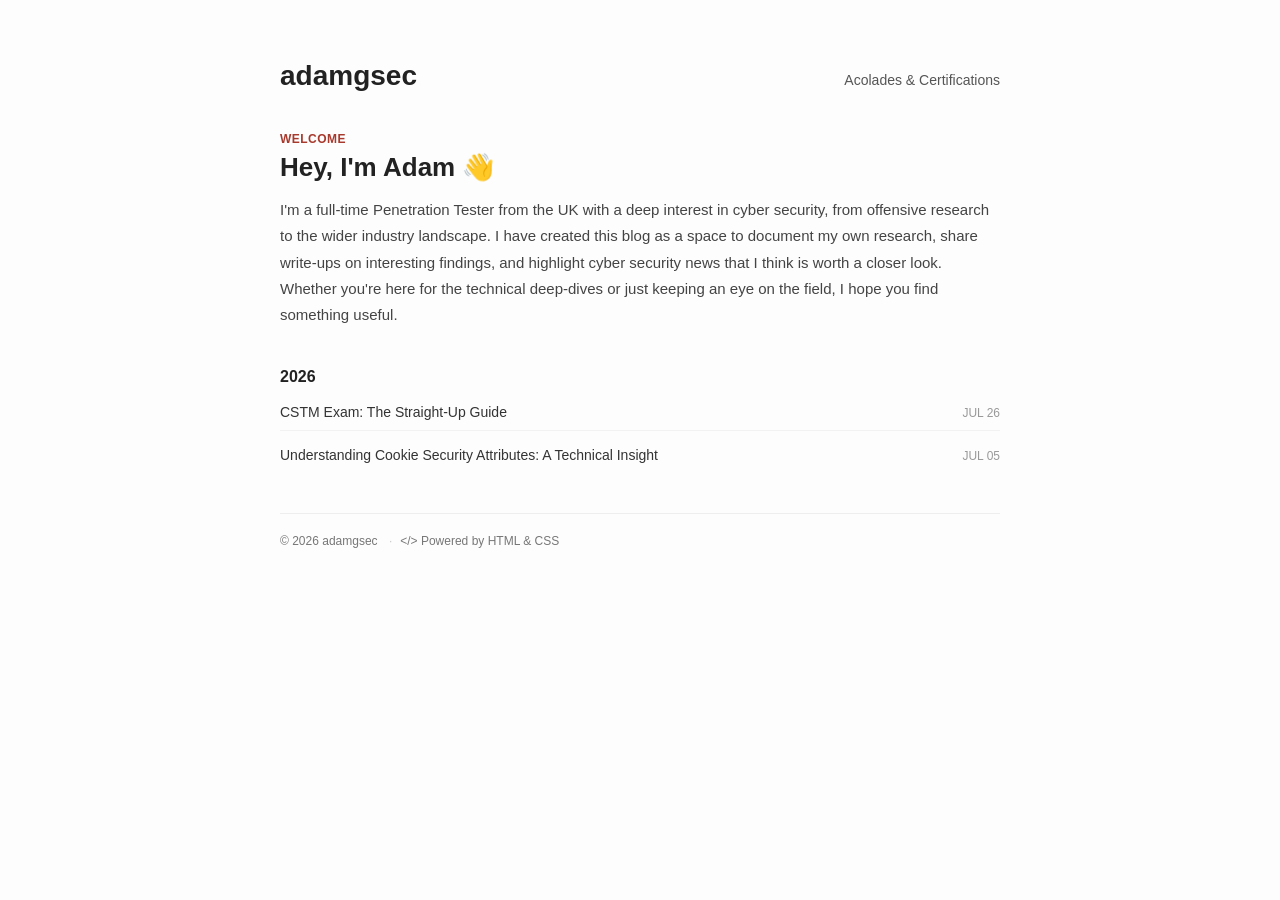
<file: index.html>
<!DOCTYPE html>
<html lang="en">
<head>
    <meta charset="UTF-8">
    <meta name="viewport" content="width=device-width, initial-scale=1.0">
    <title>adamgsec blog</title>
    <link rel="stylesheet" href="style.css">
    <link rel="icon" href="favicon.svg" type="image/svg+xml">
    <link rel="alternate icon" href="favicon.ico">
    <link rel="apple-touch-icon" href="apple-touch-icon.png">
</head>
<body>
    <div class="page">
        <header class="site-header">
            <h1 class="site-title">adamgsec</h1>
            <nav class="site-nav">
                <a href="acolades.html">Acolades & Certifications</a>
            </nav>
        </header>
        <main>
            <section class="intro">
                <span class="intro-eyebrow">Welcome</span>
                <h2 class="intro-heading">Hey, I'm Adam <span class="wave">👋</span></h2>
                <p>
                    I'm a full-time Penetration Tester from the UK with a deep interest in cyber security, from offensive research to the wider industry landscape.
                    I have created this blog as a space to document my own research, share write-ups on interesting findings, and highlight cyber security news that I think is worth a closer look.
                    Whether you're here for the technical deep-dives or just keeping an eye on the field, I hope you find something useful.
                </p>
                <!--
                <div class="intro-tags">
                    <span class="tag tag-accent">🔐 Offensive research</span>
                    <span class="tag">📝 Write-ups</span>
                    <span class="tag">📰 Security news</span>
                </div>
            -->
            </section>
            <section class="year-block">
                <h2>2026</h2>
                <ul class="post-list">
                    <li>
                        <a href="./posts/GuideToTheCSTM.html">
                            <span class="post-title">CSTM Exam: The Straight‑Up Guide</span>
                            <span class="post-date">JUL 26</span>
                        </a>
                    </li>
                    <li>
                        <a href="./posts/CookieSecurityAttributes.html">
                            <span class="post-title">Understanding Cookie Security Attributes: A Technical Insight</span>
                            <span class="post-date">JUL 05</span>
                        </a>
                    </li>
                </ul>
            </section>
        </main>
        <footer class="site-footer">
            <span>© 2026 adamgsec </span>
            <span>&lt;/&gt; Powered by HTML &amp; CSS</span>
        </footer>
    </div>
</body>
</html>
</file>
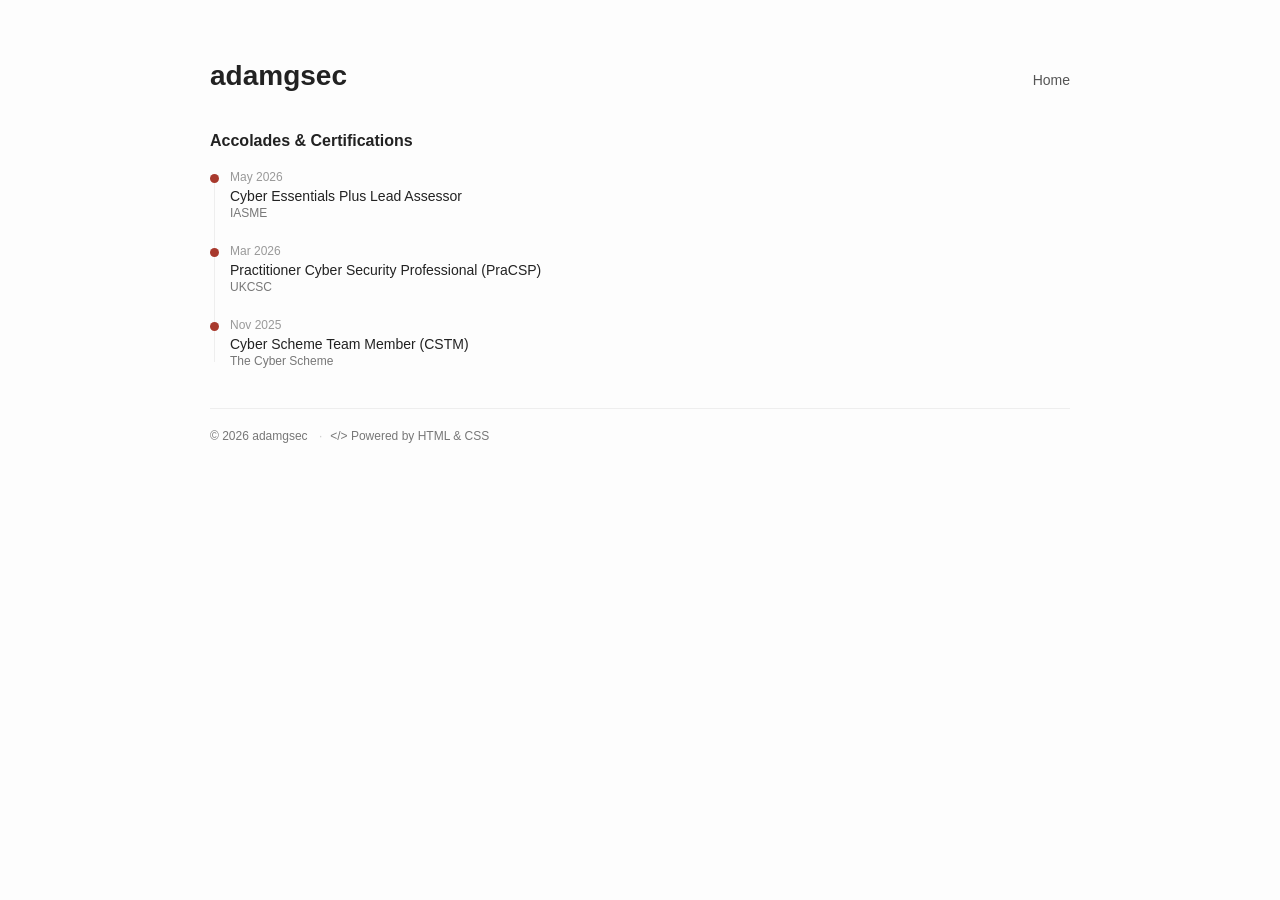
<file: acolades.html>
<!DOCTYPE html>
<html lang="en">
<head>
    <meta charset="UTF-8">
    <meta name="viewport" content="width=device-width, initial-scale=1.0">
    <title>adamgsec blog</title>
    <link rel="stylesheet" href="style.css">
    <link rel="icon" href="favicon.svg" type="image/svg+xml">
    <link rel="alternate icon" href="favicon.ico">
    <link rel="apple-touch-icon" href="apple-touch-icon.png">
</head>
<body>
    <div class="page page-wide">
        <header class="site-header">
            <a href="index.html" class="site-title">adamgsec</a>
            <nav class="site-nav">
                <a href="index.html">Home</a>
            </nav>
        </header>
        <main>
            <section class="accolades">
                <h3 class="accolades-heading">Accolades & Certifications</h3>
                <div class="timeline">
                    <div class="timeline-line"></div>
                    <div class="timeline-item">
                        <div class="timeline-dot"></div>
                        <span class="timeline-date">May 2026</span>
                        <p class="timeline-title">Cyber Essentials Plus Lead Assessor</p>
                        <p class="timeline-org">IASME</p>
                    </div>
                    <div class="timeline-item">
                        <div class="timeline-dot"></div>
                        <span class="timeline-date">Mar 2026</span>
                        <p class="timeline-title">Practitioner Cyber Security Professional (PraCSP)</p>
                        <p class="timeline-org">UKCSC</p>
                    </div>
                    <div class="timeline-item timeline-item-last">
                        <div class="timeline-dot"></div>
                        <span class="timeline-date">Nov 2025</span>
                        <p class="timeline-title">Cyber Scheme Team Member (CSTM)</p>
                        <p class="timeline-org">The Cyber Scheme</p>
                    </div>
                </div>
            </section>
        </main>
        <footer class="site-footer">
            <span>© 2026 adamgsec </span>
            <span>&lt;/&gt; Powered by HTML &amp; CSS</span>
        </footer>
    </div>
</body>
</html>
</file>
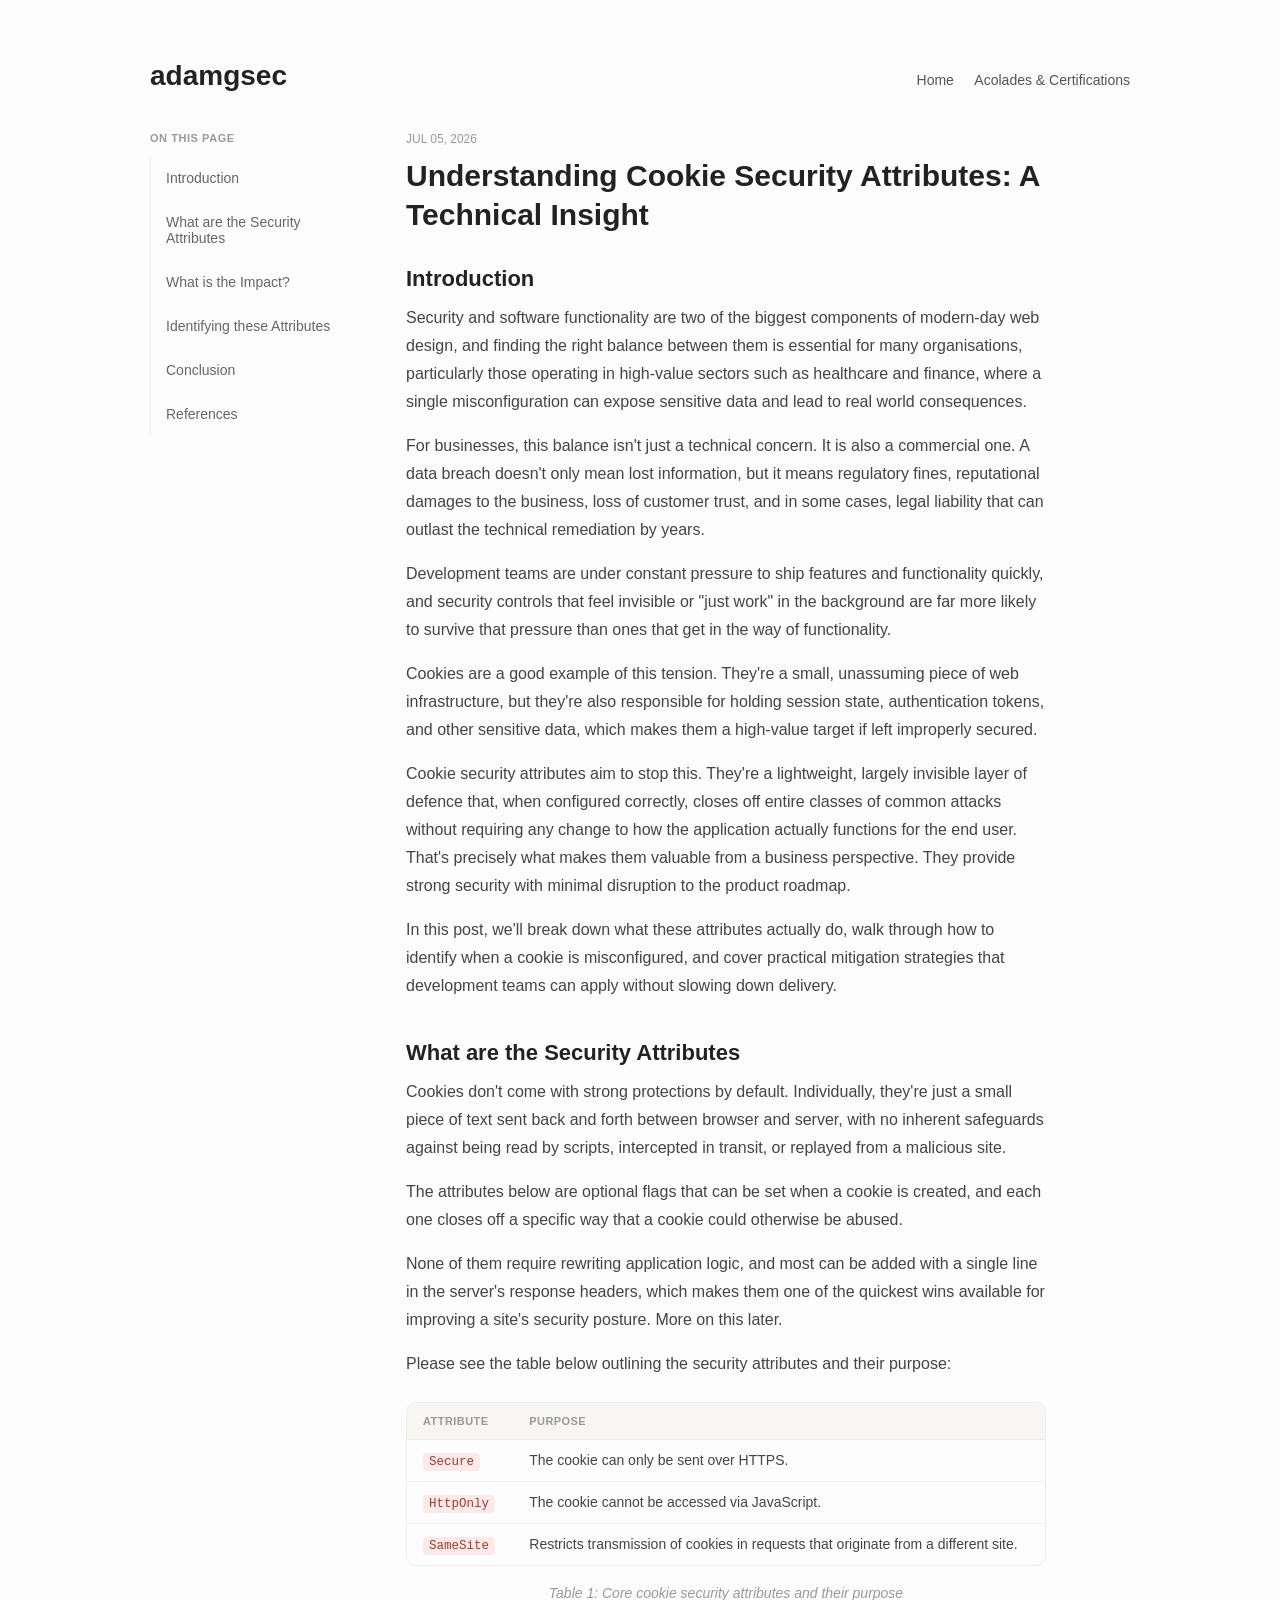
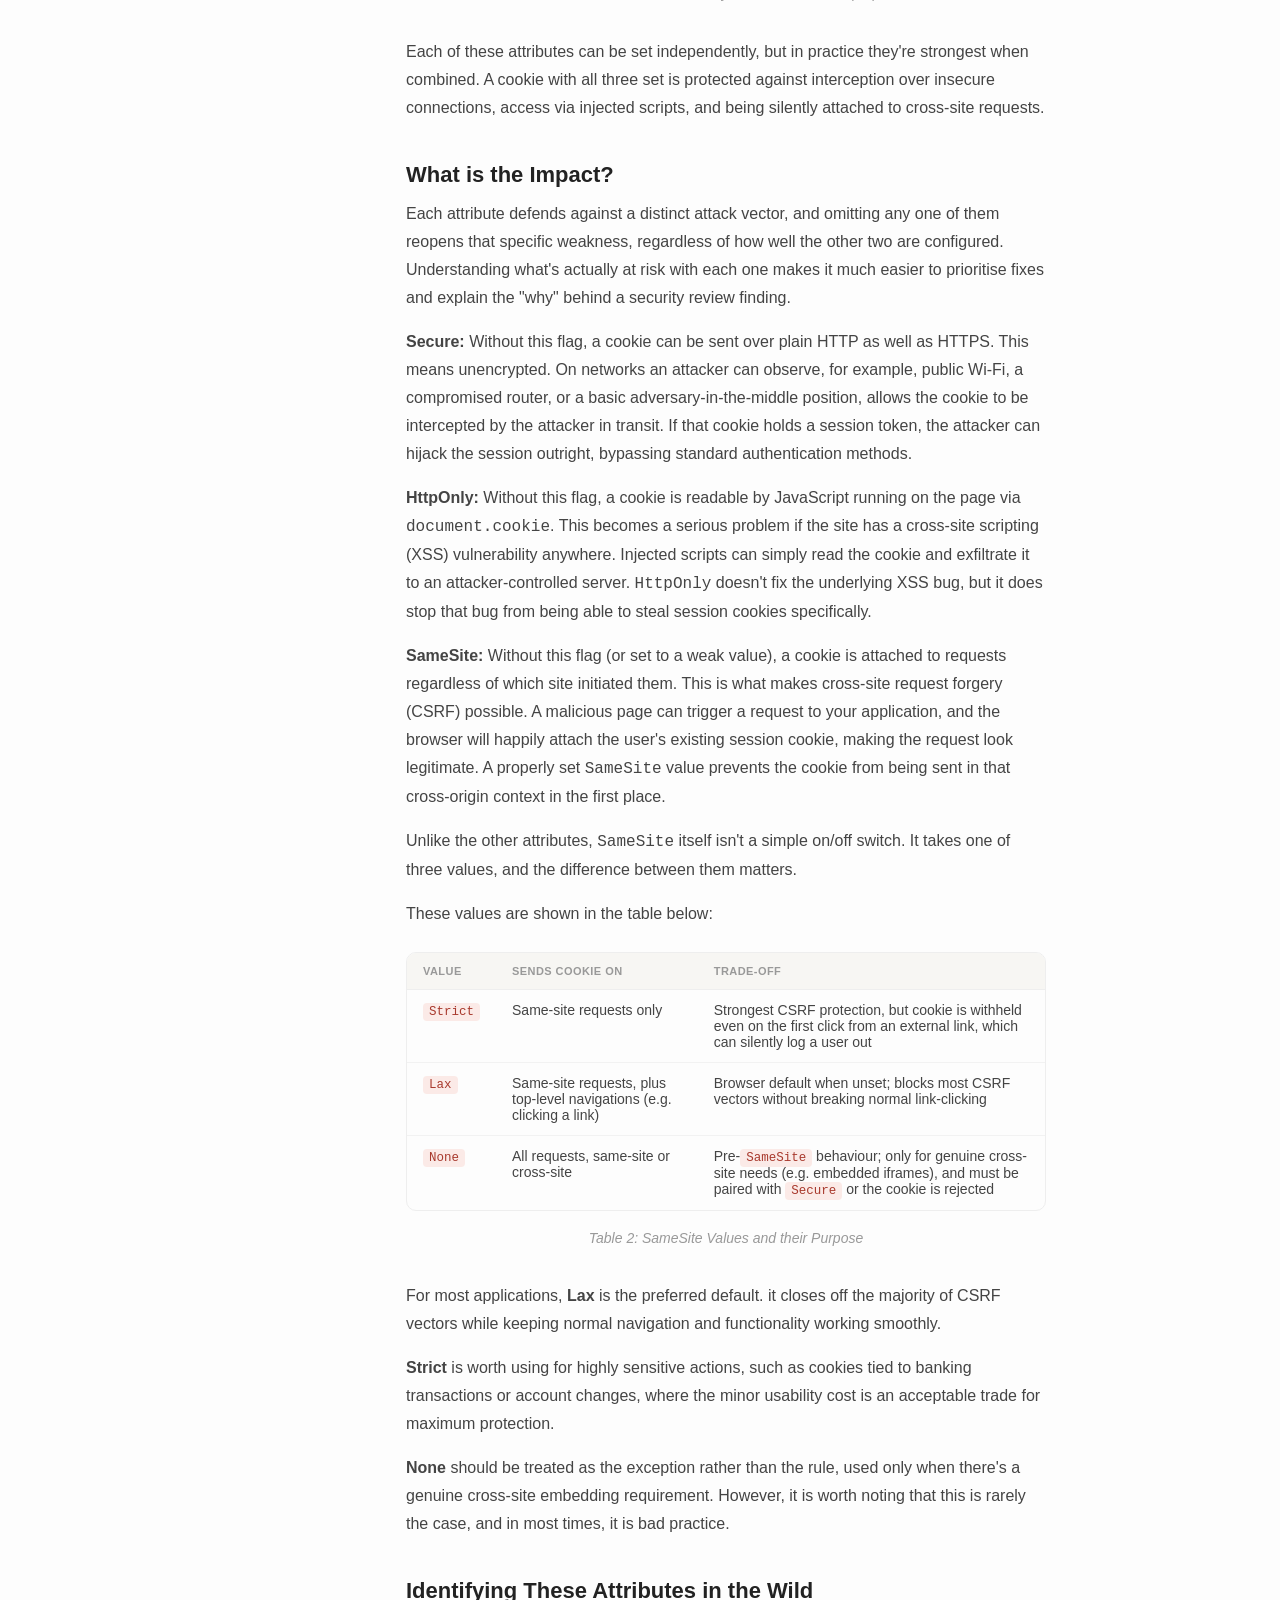
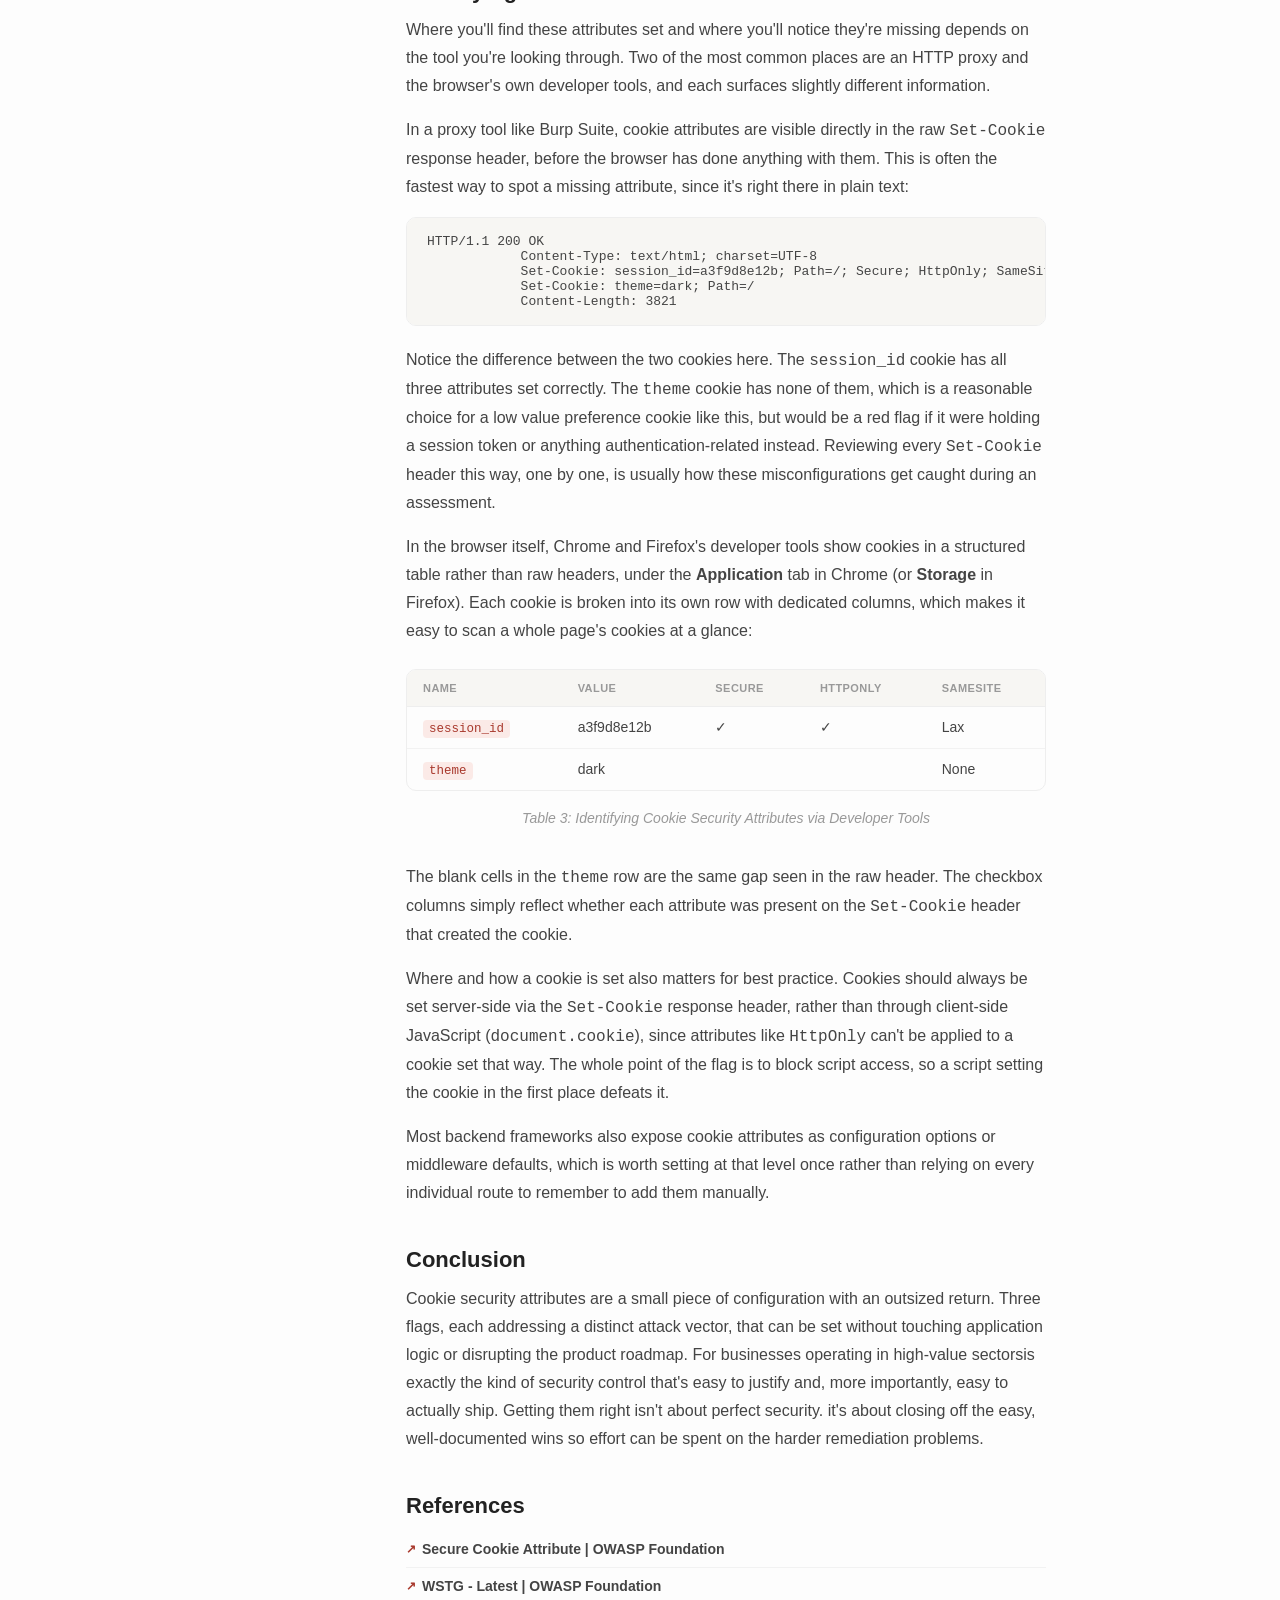
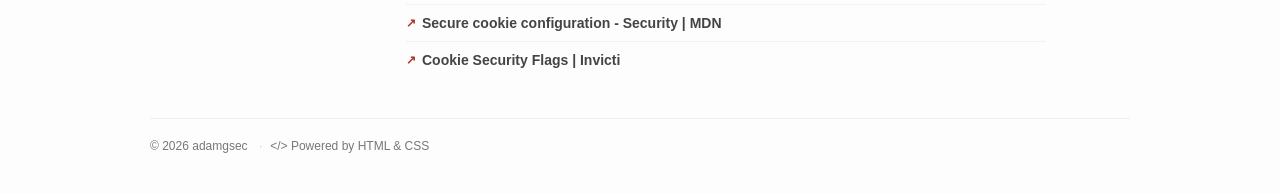
<file: posts/CookieSecurityAttributes.html>
<!DOCTYPE html>
<html lang="en">
<head>
    <meta charset="UTF-8">
    <meta name="viewport" content="width=device-width, initial-scale=1.0">
    <title>adamgsec | Understanding Cookie Security Attributes</title>
    <link rel="stylesheet" href="../style.css">
    <link rel="icon" href="../favicon.svg" type="image/svg+xml">
    <link rel="alternate icon" href="../favicon.ico">
    <link rel="apple-touch-icon" href="../apple-touch-icon.png">
</head>
<body>
    <div class="page page-blog">
        <header class="site-header">
            <a href="../index.html" class="site-title">adamgsec</a>
            <nav class="site-nav">
                <a href="../index.html">Home</a>
                <a href="../acolades.html">Acolades & Certifications</a>
            </nav>
        </header>
        <main class="post-layout">
            <aside class="toc">
                <span class="toc-label">On this page</span>
                <ul>
                    <li><a href="#introduction">Introduction</a></li>
                    <li><a href="#what-are-the-attributes">What are the Security Attributes</a></li>
                    <li><a href="#what-is-the-impact">What is the Impact?</a></li>
                    <li><a href="#identifying-the-attributes">Identifying these Attributes</a></li>
                    <li><a href="#conclusion">Conclusion</a></li>
                    <li><a href="#references">References</a></li>
                </ul>
            </aside>
            <article class="post-content">
                <span class="post-eyebrow">JUL 05, 2026</span>
                <h1>Understanding Cookie Security Attributes: A Technical Insight</h1>

                <h2 id="introduction">Introduction</h2>
                <p>Security and software functionality are two of the biggest components of modern-day web design, and finding the right balance between them is essential for many organisations, particularly those operating in high-value sectors such as healthcare and finance, where a single misconfiguration can expose sensitive data and lead to real world consequences.</p>

                <p>For businesses, this balance isn't just a technical concern. It is also a commercial one. A data breach doesn't only mean lost information, but it means regulatory fines, reputational damages to the business, loss of customer trust, and in some cases, legal liability that can outlast the technical remediation by years. 
                
                <p>Development teams are under constant pressure to ship features and functionality quickly, and security controls that feel invisible or "just work" in the background are far more likely to survive that pressure than ones that get in the way of functionality.</p> 
                    
                <p>Cookies are a good example of this tension. They're a small, unassuming piece of web infrastructure, but they're also responsible for holding session state, authentication tokens, and other sensitive data, which makes them a high-value target if left improperly secured.</p>

                <p>Cookie security attributes aim to stop this. They're a lightweight, largely invisible layer of defence that, when configured correctly, closes off entire classes of common attacks without requiring any change to how the application actually functions for the end user. 
                    That's precisely what makes them valuable from a business perspective. They provide strong security with minimal disruption to the product roadmap.</p>

                <p>In this post, we'll break down what these attributes actually do, walk through how to identify when a cookie is misconfigured, and cover practical mitigation strategies that development teams can apply without slowing down delivery.</p>

                <h2 id="what-are-the-attributes">What are the Security Attributes</h2>
                <p>Cookies don't come with strong protections by default. Individually, they're just a small piece of text sent back and forth between browser and server, with no inherent safeguards against being read by scripts, intercepted in transit, or replayed from a malicious site.</p> 
                
                <p>The attributes below are optional flags that can be set when a cookie is created, and each one closes off a specific way that a cookie could otherwise be abused.</p>

                <p>None of them require rewriting application logic, and most can be added with a single line in the server's response headers, which makes them one of the quickest wins available for improving a site's security posture. More on this later.</p>
                
                <p>Please see the table below outlining the security attributes and their purpose:</p>
		<div class="table-wrap">
    <table class="post-table">
        <thead>
            <tr>
                <th>Attribute</th>
                <th>Purpose</th>
            </tr>
        </thead>
        <tbody>
            <tr>
                <td><code>Secure</code></td>
                <td>The cookie can only be sent over HTTPS.</td>
            </tr>
            <tr>
                <td><code>HttpOnly</code></td>
                <td>The cookie cannot be accessed via JavaScript.</td>
            </tr>
            <tr>
                <td><code>SameSite</code></td>
                <td>Restricts transmission of cookies in requests that originate from a different site.</td>
            </tr>
        </tbody>
    </table>
</div>
<p class="table-caption">Table 1: Core cookie security attributes and their purpose</p>
<p>Each of these attributes can be set independently, but in practice they're strongest when combined. A cookie with all three set is protected against interception over insecure connections, access via injected scripts, and being silently attached to cross-site requests.</p>
                <h2 id="what-is-the-impact">What is the Impact?</h2>
                <p>Each attribute defends against a distinct attack vector, and omitting any one of them reopens that specific weakness, regardless of how well the other two are configured. Understanding what's actually at risk with each one makes it much easier to prioritise fixes and explain the "why" behind a security review finding.</p>
                
                <p><strong>Secure:</strong> Without this flag, a cookie can be sent over plain HTTP as well as HTTPS. This means unencrypted. On networks an attacker can observe, for example, public Wi-Fi, a compromised router, or a basic adversary-in-the-middle position, allows the cookie to be intercepted by the attacker in transit. If that cookie holds a session token, the attacker can hijack the session outright, bypassing standard authentication methods.</p>
                
                <p><strong>HttpOnly:</strong> Without this flag, a cookie is readable by JavaScript running on the page via <code>document.cookie</code>. This becomes a serious problem if the site has a cross-site scripting (XSS) vulnerability anywhere. Injected scripts can simply read the cookie and exfiltrate it to an attacker-controlled server. <code>HttpOnly</code> doesn't fix the underlying XSS bug, but it does stop that bug from being able to steal session cookies specifically.</p>
                
               <p><strong>SameSite:</strong> Without this flag (or set to a weak value), a cookie is attached to requests regardless of which site initiated them. This is what makes cross-site request forgery (CSRF) possible. A malicious page can trigger a request to your application, and the browser will happily attach the user's existing session cookie, making the request look legitimate. A properly set <code>SameSite</code> value prevents the cookie from being sent in that cross-origin context in the first place.</p>

               <p>Unlike the other attributes, <code>SameSite</code> itself isn't a simple on/off switch. It takes one of three values, and the difference between them matters.</p> 
                <p>These values are shown in the table below:</p>
        <div class="table-wrap">
            <table class="post-table">
                <thead>
                    <tr>
                        <th>Value</th>
                        <th>Sends cookie on</th>
                        <th>Trade-off</th>
                    </tr>
                </thead>
                <tbody>
                    <tr>
                        <td><code>Strict</code></td>
                        <td>Same-site requests only</td>
                        <td>Strongest CSRF protection, but cookie is withheld even on the first click from an external link, which can silently log a user out</td>
                    </tr>
                    <tr>
                        <td><code>Lax</code></td>
                        <td>Same-site requests, plus top-level navigations (e.g. clicking a link)</td>
                        <td>Browser default when unset; blocks most CSRF vectors without breaking normal link-clicking</td>
                    </tr>
                    <tr>
                        <td><code>None</code></td>
                        <td>All requests, same-site or cross-site</td>
                        <td>Pre-<code>SameSite</code> behaviour; only for genuine cross-site needs (e.g. embedded iframes), and must be paired with <code>Secure</code> or the cookie is rejected</td>
                    </tr>
                </tbody>
            </table>
        </div>
        <p class="table-caption">Table 2: SameSite Values and their Purpose</p>
                <p>For most applications, <strong>Lax</strong> is the preferred default. it closes off the majority of CSRF vectors while keeping normal navigation and functionality working smoothly.</p> 
                <p><strong>Strict</strong> is worth using for highly sensitive actions, such as cookies tied to banking transactions or account changes, where the minor usability cost is an acceptable trade for maximum protection.</p>
                <p><strong>None</strong> should be treated as the exception rather than the rule, used only when there's a genuine cross-site embedding requirement. However, it is worth noting that this is rarely the case, and in most times, it is bad practice.</p>
                
            <h2 id="identifying-the-attributes">Identifying These Attributes in the Wild</h2>
            <p>Where you'll find these attributes set and where you'll notice they're missing depends on the tool you're looking through. Two of the most common places are an HTTP proxy and the browser's own developer tools, and each surfaces slightly different information.</p>
            <p>In a proxy tool like Burp Suite, cookie attributes are visible directly in the raw <code>Set-Cookie</code> response header, before the browser has done anything with them. This is often the fastest way to spot a missing attribute, since it's right there in plain text:</p>
            <pre><code>HTTP/1.1 200 OK
            Content-Type: text/html; charset=UTF-8
            Set-Cookie: session_id=a3f9d8e12b; Path=/; Secure; HttpOnly; SameSite=Lax
            Set-Cookie: theme=dark; Path=/
            Content-Length: 3821</code></pre>
            <p>Notice the difference between the two cookies here. The <code>session_id</code> cookie has all three attributes set correctly. The <code>theme</code> cookie has none of them, which is a reasonable choice for a low value preference cookie like this, but would be a red flag if it were holding a session token or anything authentication-related instead. Reviewing every <code>Set-Cookie</code> header this way, one by one, is usually how these misconfigurations get caught during an assessment.</p>
            <p>In the browser itself, Chrome and Firefox's developer tools show cookies in a structured table rather than raw headers, under the <strong>Application</strong> tab in Chrome (or <strong>Storage</strong> in Firefox). Each cookie is broken into its own row with dedicated columns, which makes it easy to scan a whole page's cookies at a glance:</p>
            <div class="table-wrap">
            <table class="post-table">
                <thead>
                    <tr>
                        <th>Name</th>
                        <th>Value</th>
                        <th>Secure</th>
                        <th>HttpOnly</th>
                        <th>SameSite</th>
                     </tr>
                </thead>
                <tbody>
                    <tr>
                        <td><code>session_id</code></td>
                        <td>a3f9d8e12b</td>
                        <td>✓</td>
                        <td>✓</td>
                        <td>Lax</td>
                    </tr>
                    <tr>
                        <td><code>theme</code></td>
                        <td>dark</td>
                        <td></td>
                        <td></td>
                        <td>None</td>
                    </tr>
                </tbody>
            </table>
        </div>
        <p class="table-caption">Table 3: Identifying Cookie Security Attributes via Developer Tools</p>
        <p>The blank cells in the <code>theme</code> row are the same gap seen in the raw header. The checkbox columns simply reflect whether each attribute was present on the <code>Set-Cookie</code> header that created the cookie.</p>
        <p>Where and how a cookie is set also matters for best practice. Cookies should always be set server-side via the <code>Set-Cookie</code> response header, rather than through client-side JavaScript (<code>document.cookie</code>), since attributes like <code>HttpOnly</code> can't be applied to a cookie set that way. The whole point of the flag is to block script access, so a script setting the cookie in the first place defeats it.</p>
            <p>Most backend frameworks also expose cookie attributes as configuration options or middleware defaults, which is worth setting at that level once rather than relying on every individual route to remember to add them manually.</p>
        
        <h2 id="conclusion">Conclusion</h2>
               <p>Cookie security attributes are a small piece of configuration with an outsized return. Three flags, each addressing a distinct attack vector, that can be set without touching application logic or disrupting the product roadmap. For businesses operating in high-value sectorsis exactly the kind of security control that's easy to justify and, more importantly, easy to actually ship. Getting them right isn't about perfect security. it's about closing off the easy, well-documented wins so effort can be spent on the harder remediation problems.</p>
                
                <h2 id="references">References</h2>
               <ul class="ref-list">
                    <li><a href="https://owasp.org/www-community/controls/SecureCookieAttribute" target="_blank" rel="noopener">Secure Cookie Attribute | OWASP Foundation</a></li>
                    <li><a href="https://owasp.org/www-project-web-security-testing-guide/latest/4-Web_Application_Security_Testing/06-Session_Management_Testing/02-Testing_for_Cookies_Attributes" target="_blank" rel="noopener">WSTG - Latest | OWASP Foundation</a></li>
                    <li><a href="https://developer.mozilla.org/en-US/docs/Web/Security/Practical_implementation_guides/Cookies" target="_blank" rel="noopener">Secure cookie configuration - Security | MDN</a></li>
                    <li><a href="https://www.invicti.com/learn/cookie-security-flags" target="_blank" rel="noopener">Cookie Security Flags | Invicti</a></li>
                </ul>
            </article>
        </main>
        <footer class="site-footer">
            <span>© 2026 adamgsec </span>
            <span>&lt;/&gt; Powered by HTML &amp; CSS</span>
        </footer>
    </div>
</body>
</html>
</file>
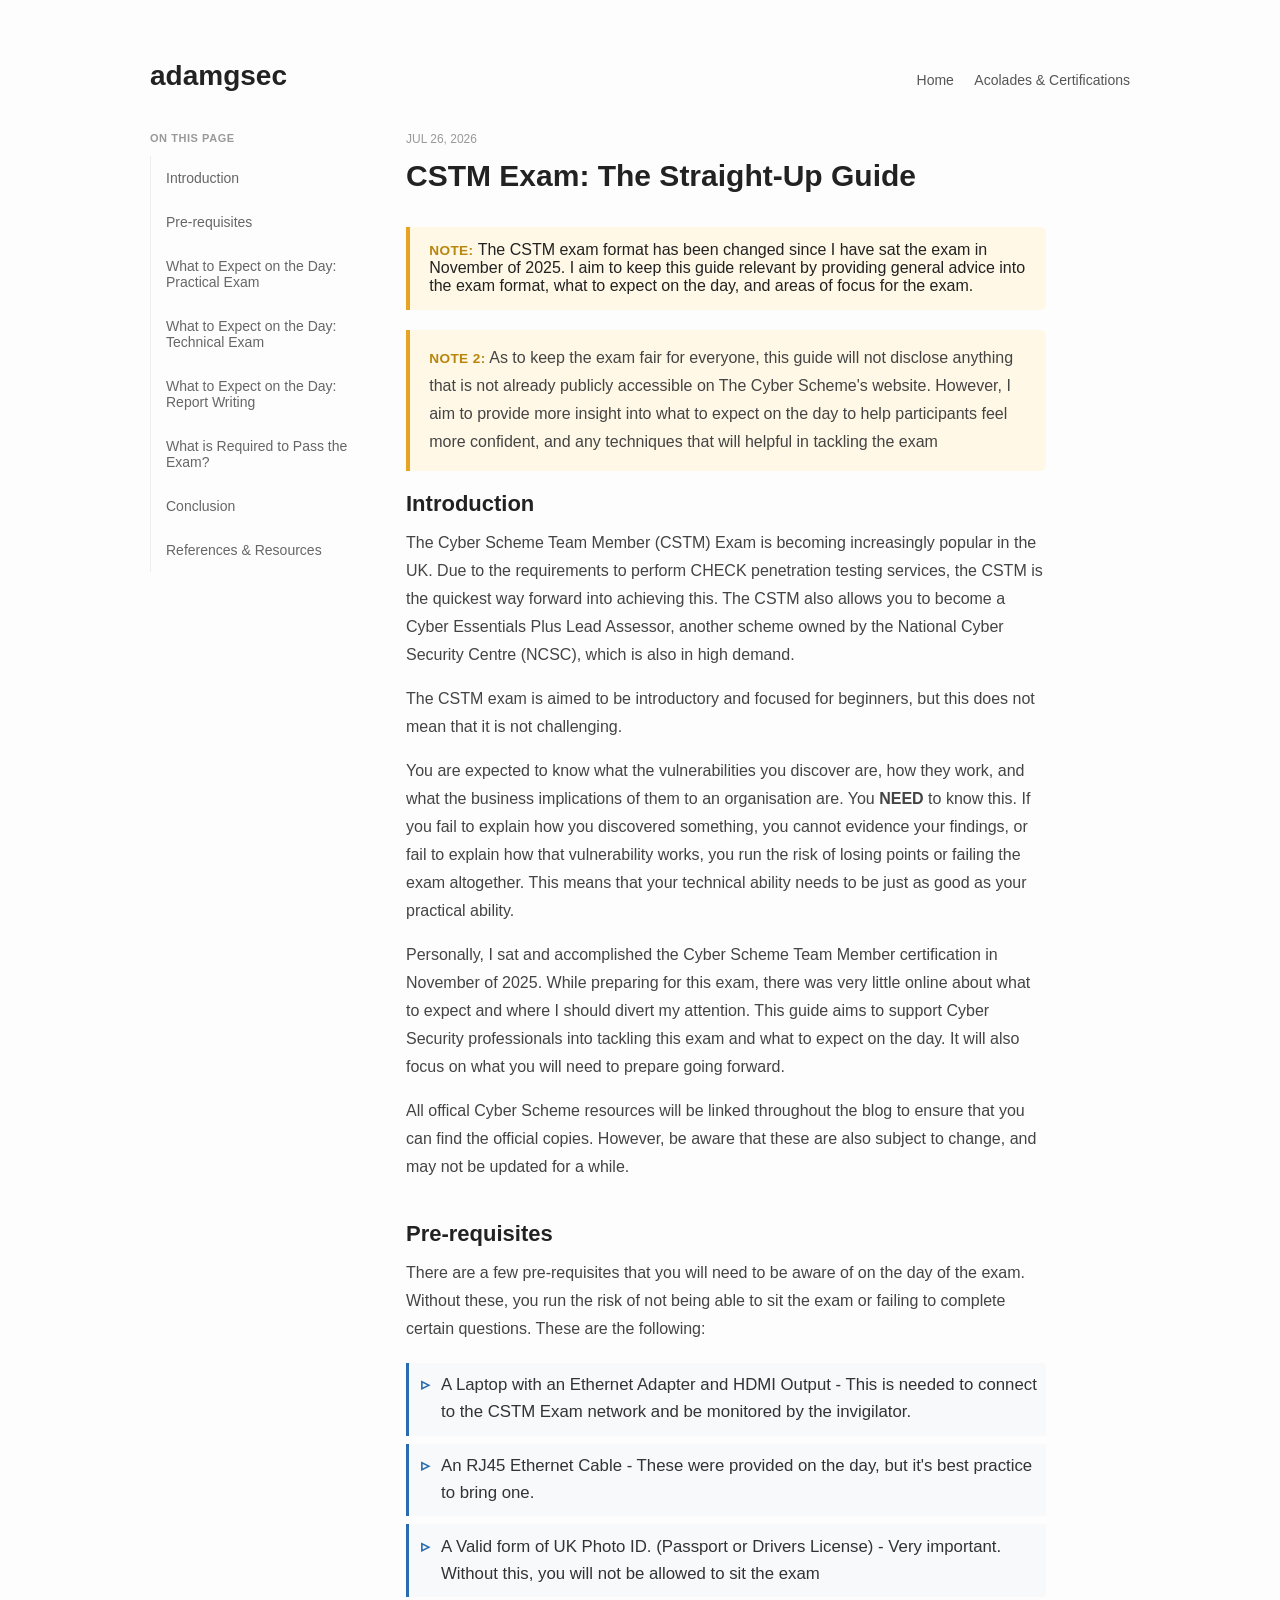
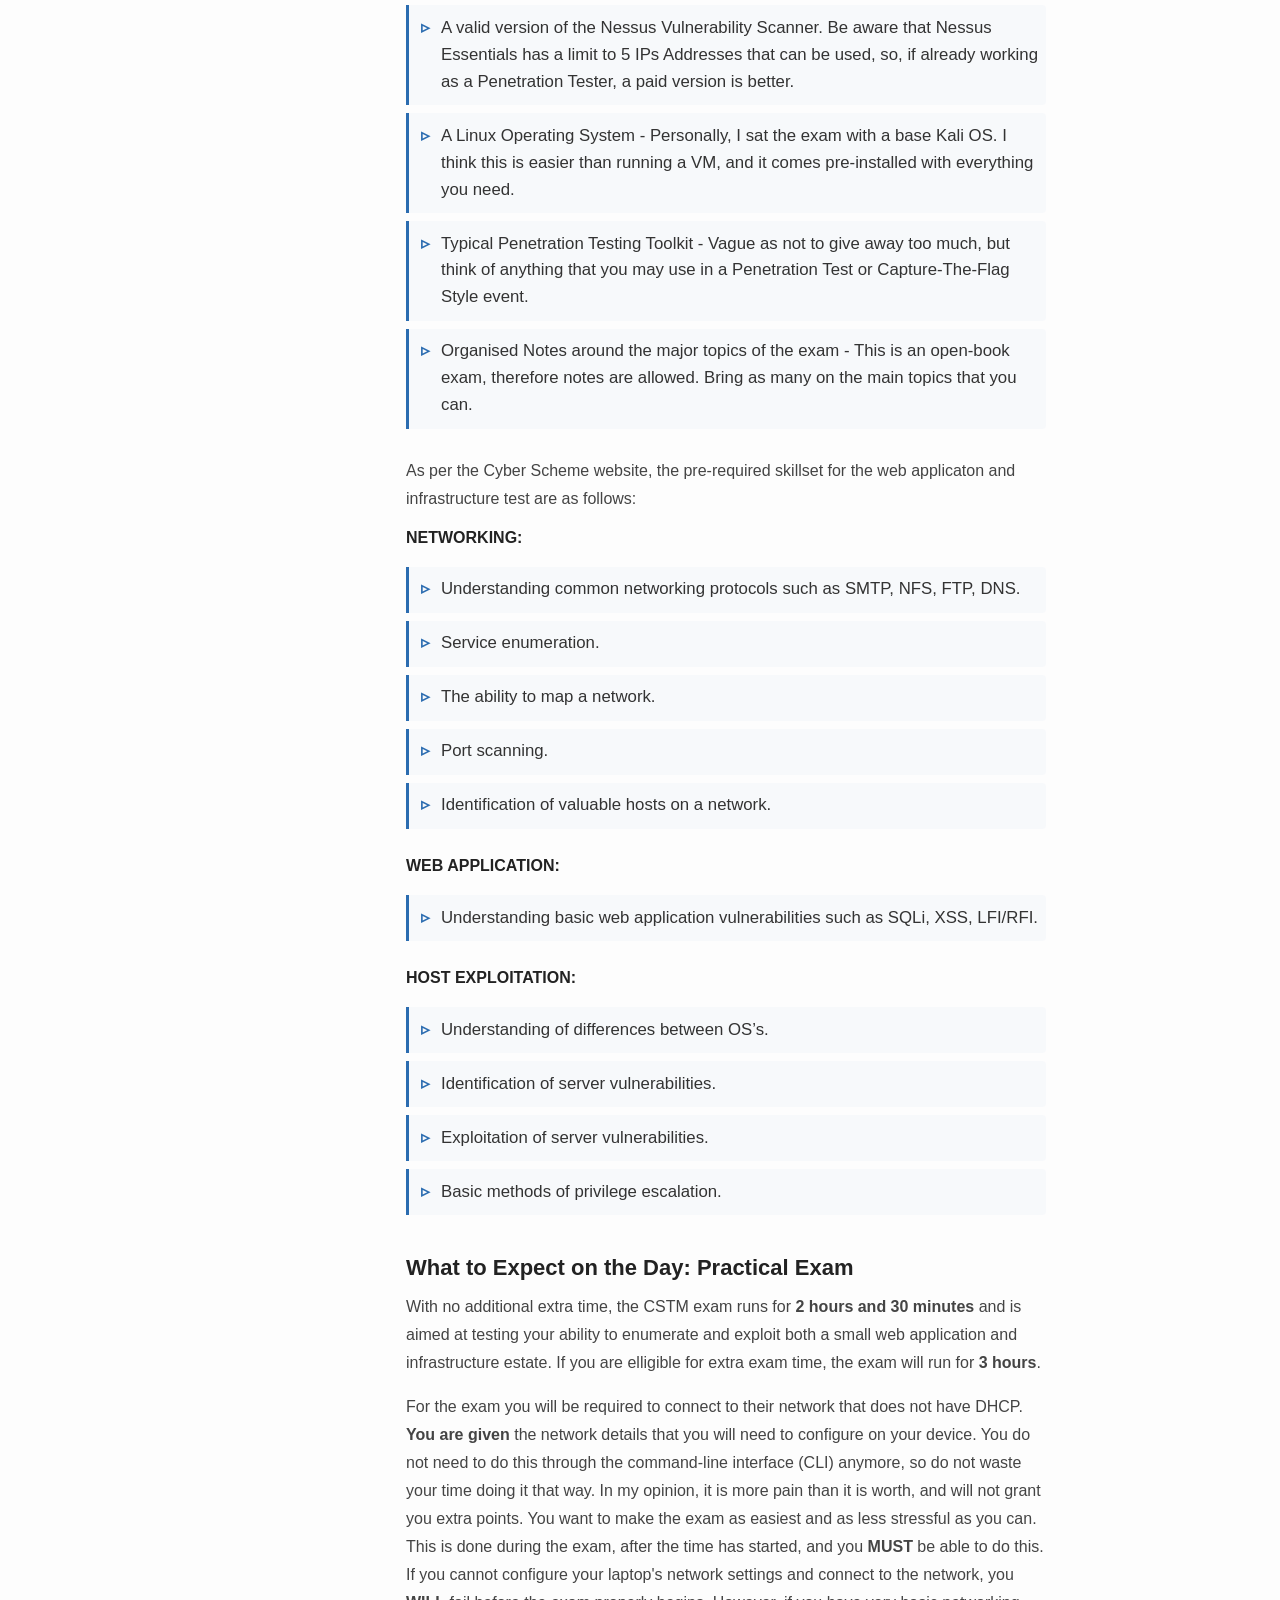
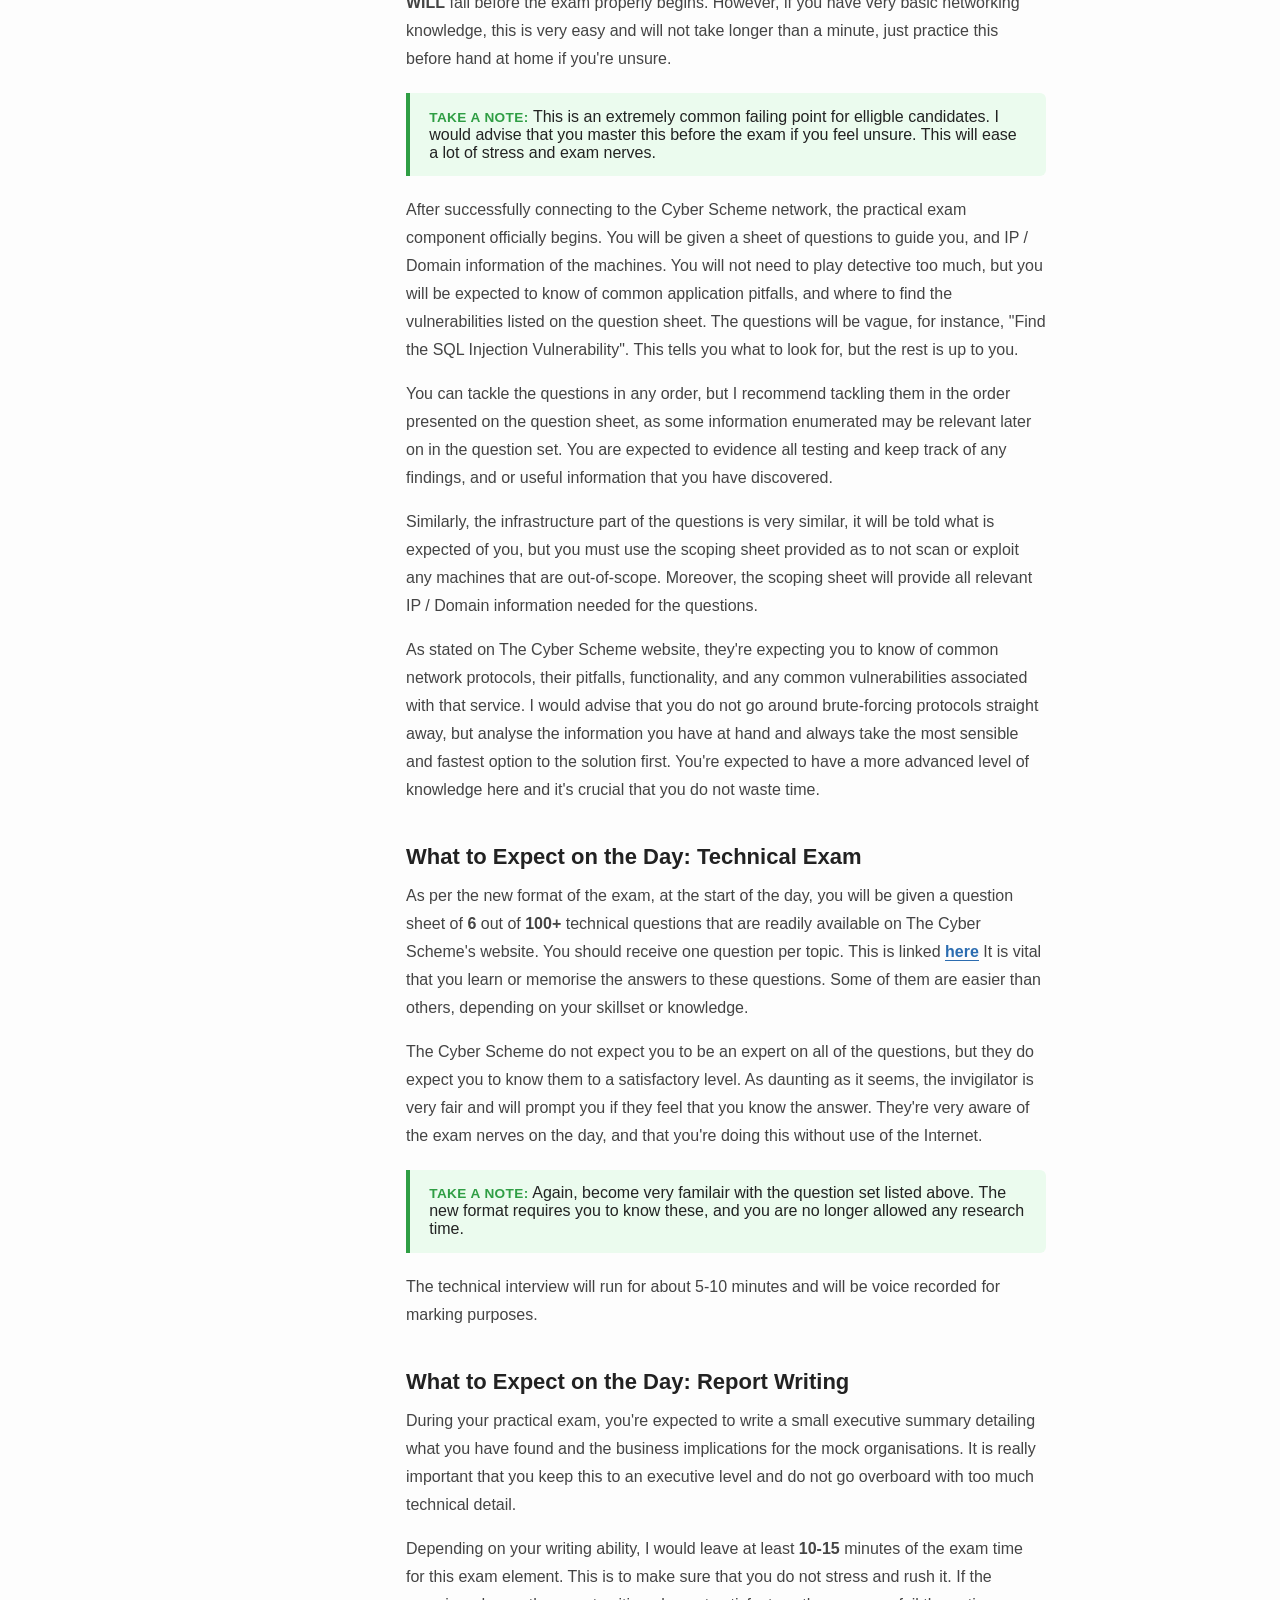
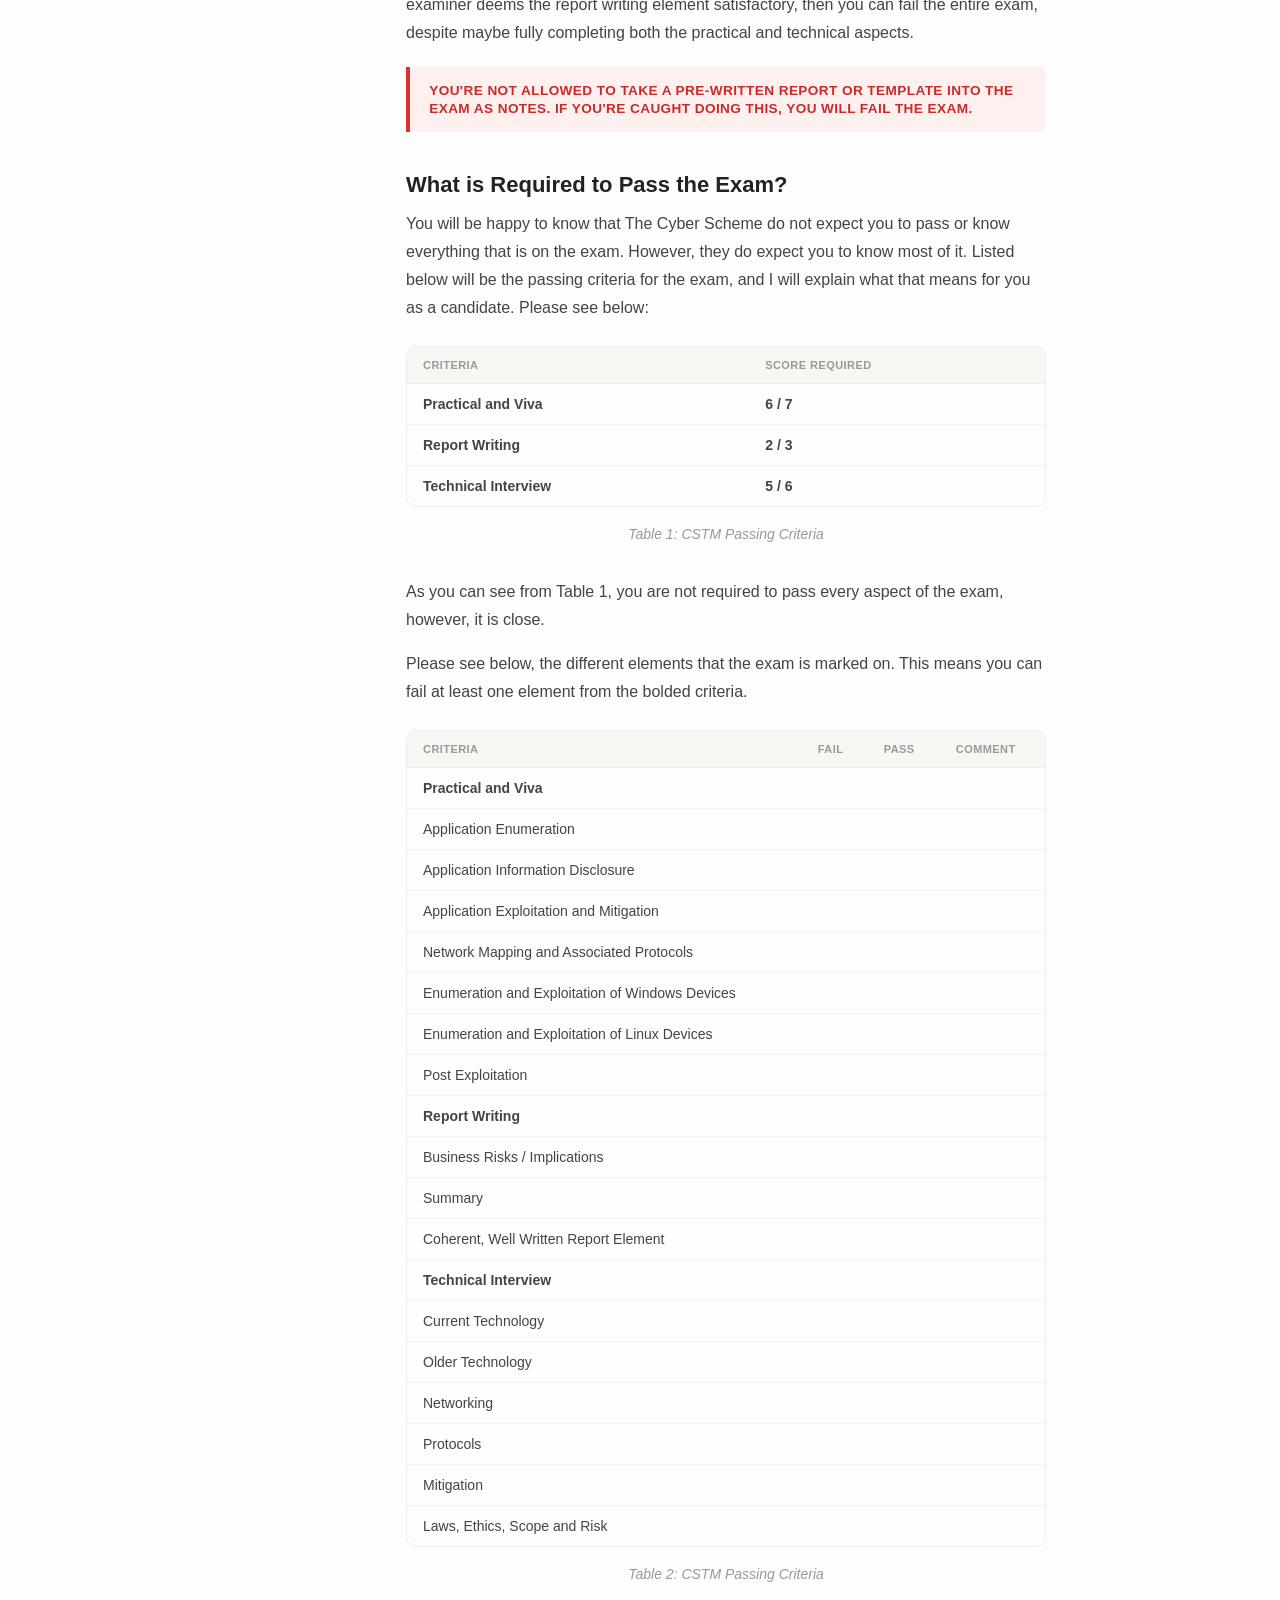
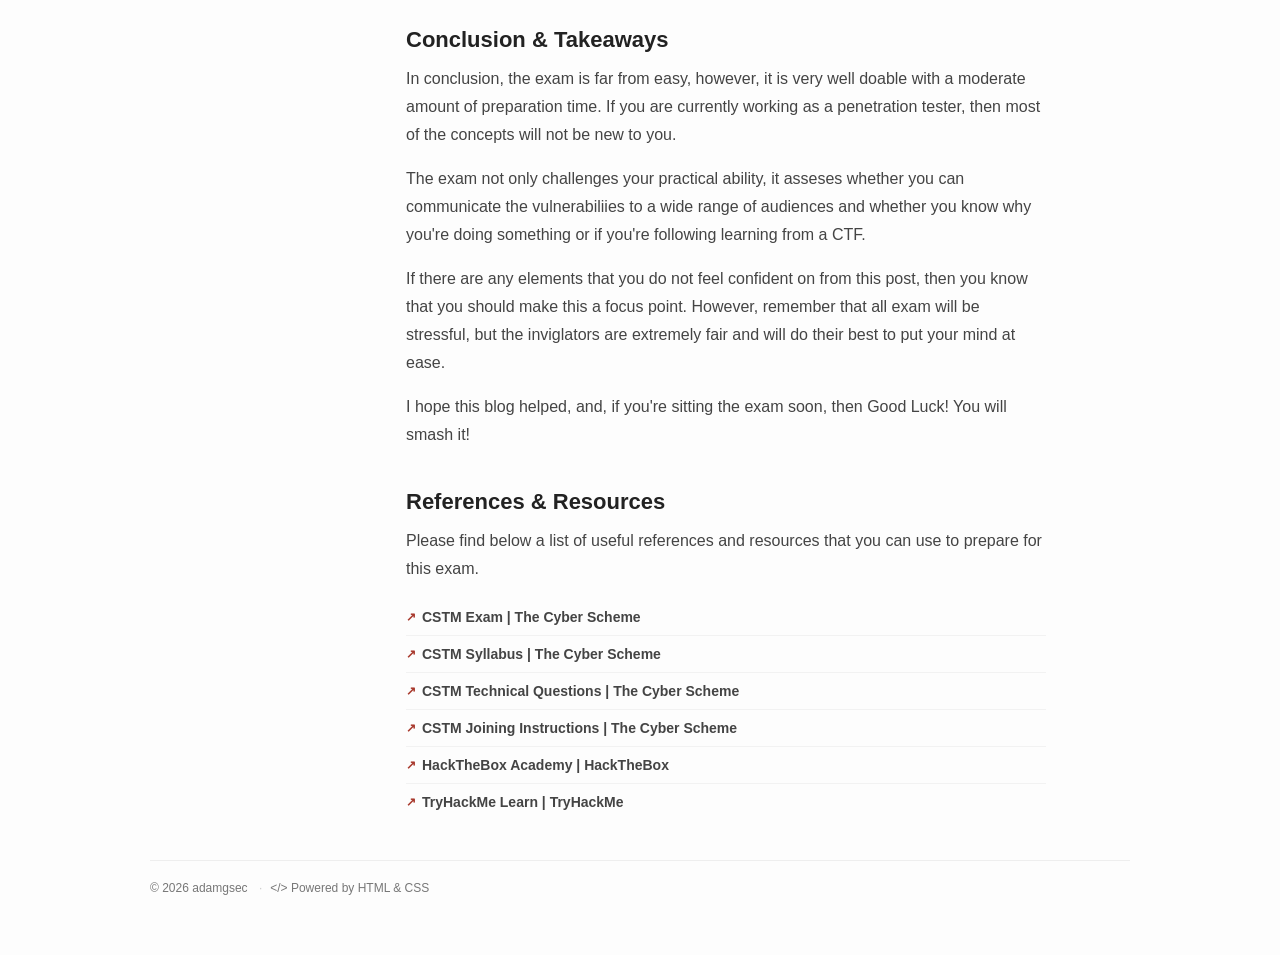
<file: posts/GuideToTheCSTM.html>
<!DOCTYPE html>
<html lang="en">
<head>
    <meta charset="UTF-8">
    <meta name="viewport" content="width=device-width, initial-scale=1.0">
    <!-- 1. Update the title below to match your post -->
    <title>adamgsec | CSTM Exam: The Straight‑Up Guide</title>
    <link rel="stylesheet" href="../style.css">
    <link rel="icon" href="../favicon.svg" type="image/svg+xml">
    <link rel="alternate icon" href="../favicon.ico">
    <link rel="apple-touch-icon" href="../apple-touch-icon.png">
</head>
<body>
    <div class="page page-blog">
        <header class="site-header">
            <a href="../index.html" class="site-title">adamgsec</a>
            <nav class="site-nav">
                <a href="../index.html">Home</a>
                <a href="../acolades.html">Acolades & Certifications</a>
            </nav>
        </header>
        <main class="post-layout">

            <!--
                SIDE NAVIGATION (TABLE OF CONTENTS)
                ------------------------------------
                Each <li><a href="#section-id">Label</a></li> below must match
                an id="section-id" on an <h2> further down in the article.
                Add, remove, or reorder items here to match your headings.
                This automatically hides itself on screens under 900px wide.
            -->
            <aside class="toc">
                <span class="toc-label">On this page</span>
                <ul>
                    <li><a href="#introduction">Introduction</a></li>
                    <li><a href="#pre-requisites">Pre-requisites</a></li>
                    <li><a href="#practical">What to Expect on the Day: Practical Exam</a></li>
                    <li><a href="#technical">What to Expect on the Day: Technical Exam</a></li>
                    <li><a href="#report">What to Expect on the Day: Report Writing</a></li>
                     <li><a href="#passorfail">What is Required to Pass the Exam?</a></li>
                    <li><a href="#conclusion">Conclusion</a></li>
                    <li><a href="#references">References & Resources</a></li>
                    <!-- Add more <li><a href="#your-id">Your Label</a></li> as needed -->
                </ul>
            </aside>

            <article class="post-content">

                <!-- 2. Update the date -->
                <span class="post-eyebrow">JUL 26, 2026</span>

                <!-- 3. Update the post title -->
                <h1>CSTM Exam: The Straight‑Up Guide</h1>

                <!--
                    4. Each section below is one heading + one or more paragraphs.
                    IMPORTANT: the id on the <h2> must exactly match the href
                    in the sidebar above (e.g. id="introduction" pairs with
                    href="#introduction").
                -->
            <div class="warning-box"
                <p>
                <b class="warning-label">NOTE:</b> The CSTM exam format has been changed since I have sat the exam in November of 2025. I aim to keep this guide relevant by providing general
                advice into the exam format, what to expect on the day, and areas of focus for the exam.
                </p>
            </div>
                <p>
            <div class="warning-box">
                <p>
                <b class="warning-label">NOTE 2:</b> As to keep the exam fair for everyone, this guide will not disclose anything that is not already publicly accessible on The Cyber Scheme's website.
                However, I aim to provide more insight into what to expect on the day to help participants feel more confident, and any techniques that will helpful 
                in tackling the exam
                </p>
            </div>

                <h2 id="introduction">Introduction</h2>
                <p>
                    The Cyber Scheme Team Member (CSTM) Exam is becoming increasingly popular in the UK. Due to the requirements to perform CHECK penetration testing services,
                    the CSTM is the quickest way forward into achieving this. The CSTM also allows you to become a Cyber Essentials Plus Lead Assessor, another scheme owned by
                    the National Cyber Security Centre (NCSC), which is also in high demand.
                </p>
                 <p>
                    The CSTM exam is aimed to be introductory and focused for beginners, but this does not mean that it is not challenging. 
                </p>
                <p>
                    You are expected to know what the vulnerabilities you discover are, how they work, and what the business implications of them to an organisation are. You <b>NEED</b> to know this.
                    If you fail to explain how you discovered something, you cannot evidence your findings, or fail to explain how that vulnerability works, you run the risk of losing points or failing the exam altogether. This means that your technical ability
                    needs to be just as good as your practical ability.
                </p>
                 <p>
                    Personally, I sat and accomplished the Cyber Scheme Team Member certification in November of 2025. While preparing for this exam, there was very little online
                    about what to expect and where I should divert my attention. This guide aims to support Cyber Security professionals into tackling this exam and what to expect on the day. It will also focus on what you will need to prepare
                    going forward.
                </p>
                <p>
                    All offical Cyber Scheme resources will be linked throughout the blog to ensure that you can find the official copies. However, be aware that these are also subject to change, and may not be updated for a while.
                </p>

                <h2 id="pre-requisites">Pre-requisites</h2>
                <p>
                    There are a few pre-requisites that you will need to be aware of on the day of the exam. Without these, you run the risk of not being able to sit the exam or failing to complete certain questions. These are the following:
                </p>
                <ul>
                    <li>A Laptop with an Ethernet Adapter and HDMI Output - This is needed to connect to the CSTM Exam network and be monitored by the invigilator.</li>
                    <li>An RJ45 Ethernet Cable - These were provided on the day, but it's best practice to bring one.</li>
                    <li>A Valid form of UK Photo ID. (Passport or Drivers License) - Very important. Without this, you will not be allowed to sit the exam</li>
                    <li>A valid version of the Nessus Vulnerability Scanner. Be aware that Nessus Essentials has a limit to 5 IPs Addresses that can be used, so, if already working as a Penetration Tester, a paid version is better.</li>
                    <li>A Linux Operating System - Personally, I sat the exam with a base Kali OS. I think this is easier than running a VM, and it comes pre-installed with everything you need.</li>
                    <li>Typical Penetration Testing Toolkit - Vague as not to give away too much, but think of anything that you may use in a Penetration Test or Capture-The-Flag Style event.</li>
                    <li>Organised Notes around the major topics of the exam - This is an open-book exam, therefore notes are allowed. Bring as many on the main topics that you can.</li>
                </ul>

                <p>
                    As per the Cyber Scheme website, the pre-required skillset for the web applicaton and infrastructure test are as follows:
                </p>
                <b>NETWORKING:</b>
                <ul>
                    <li>Understanding common networking protocols such as SMTP, NFS, FTP, DNS.</li>
                    <li>Service enumeration.</li>
                    <li>The ability to map a network.</li>
                    <li>Port scanning.</li>
                    <li>Identification of valuable hosts on a network.</li>
                </ul>
                <b>WEB APPLICATION:</b>
                <ul>
                    <li>Understanding basic web application vulnerabilities such as SQLi, XSS, LFI/RFI.</li>
                </ul>
                <b>HOST EXPLOITATION:</b>
                <ul>
                    <li>Understanding of differences between OS’s.</li>
                    <li>Identification of server vulnerabilities.</li>
                    <li>Exploitation of server vulnerabilities.</li>
                    <li>Basic methods of privilege escalation.</li>
                </ul>

                <h2 id="practical">What to Expect on the Day: Practical Exam</h2>
                <p>
                    With no additional extra time, the CSTM exam runs for <b>2 hours and 30 minutes</b> and is aimed at testing your ability to enumerate and exploit both a small web application and infrastructure estate.
                    If you are elligible for extra exam time, the exam will run for <b>3 hours</b>.
                </p>
                <p>
                    For the exam you will be required to connect to their network that does not have DHCP. <b>You are given</b> the network details that you will need to configure on your device.
                    You do not need to do this through the command-line interface (CLI) anymore, so do not waste your time doing it that way. In my opinion, it is more pain than it is worth, and will not grant you 
                    extra points. You want to make the exam as easiest and as less stressful as you can. This is done during the exam, after the time has started, and you <b>MUST</b> be able to do this. If you cannot configure your laptop's network settings and connect to the network,
                    you <b>WILL</b> fail before the exam properly begins. However, if you have very basic networking knowledge, this is very easy and will not take longer than a minute, just practice this before hand at home if you're unsure.
                </p>
                <div class="note-box">
                    <b class="note-label">Take a Note:</b> This is an extremely common failing point for elligble candidates. I would advise that you master this before the exam if you feel unsure. This will ease a lot of stress and exam nerves.
                </p>
                </div>
                <p>
                    After successfully connecting to the Cyber Scheme network, the practical exam component officially begins. You will be given a sheet of questions to guide you, and IP / Domain information of the machines.
                    You will not need to play detective too much, but you will be expected to know of common application pitfalls, and where to find the vulnerabilities listed on the question sheet.
                    The questions will be vague, for instance, "Find the SQL Injection Vulnerability". This tells you what to look for, but the rest is up to you.
                </p>
                 <p>
                    You can tackle the questions in any order, but I recommend tackling them in the order presented on the question sheet, as some information enumerated may be relevant later on in the question set. You are expected to evidence all testing
                    and keep track of any findings, and or useful information that you have discovered.
                </p>
                 <p>
                    Similarly, the infrastructure part of the questions is very similar, it will be told what is expected of you, but you must use the scoping sheet provided as to not scan or exploit any machines that are out-of-scope.
                    Moreover, the scoping sheet will provide all relevant IP / Domain information needed for the questions. 
                 </p>
                 <p>
                    As stated on The Cyber Scheme website, they're expecting you to know of common network protocols, their pitfalls, functionality, and any common vulnerabilities associated with that service. I would advise that you do not go around brute-forcing
                    protocols straight away, but analyse the information you have at hand and always take the most sensible and fastest option to the solution first. You're expected to have a more advanced level of knowledge here and it's crucial that you do not waste time.
                 </p>

                 <h2 id="technical">What to Expect on the Day: Technical Exam</h2>
                <p>
                    As per the new format of the exam, at the start of the day, you will be given a question sheet of <b>6</b> out of <b>100+</b> technical questions that are readily available on The Cyber Scheme's website. You should receive one question per topic.
                    This is linked <a href="https://thecyberscheme.org/wp-content/uploads/2026/01/CSTM-technical-interview-questions.pdf" target="_blank" rel="noopener noreferrer">here</a> It is vital that you learn or memorise the answers to these questions. Some of them are easier than others, depending on your skillset or knowledge.
                </p>
                <p>
                    The Cyber Scheme do not expect you to be an expert on all of the questions, but they do expect you to know them to a satisfactory level. As daunting as it seems, the invigilator is very fair and will prompt you if they feel that you know the answer.
                    They're very aware of the exam nerves on the day, and that you're doing this without use of the Internet.
                </p>
                 <div class="note-box">
                    <b class="note-label">Take a Note:</b> Again, become very familair with the question set listed above. The new format requires you to know these, and you are no longer allowed any research time.
                </div>

                <p>The technical interview will run for about 5-10 minutes and will be voice recorded for marking purposes.</p>

                <h2 id="report">What to Expect on the Day: Report Writing</h2>
                <p>
                    During your practical exam, you're expected to write a small executive summary detailing what you have found and the business implications for the mock organisations. 
                    It is really important that you keep this to an executive level and do not go overboard with too much technical detail.
                </p>
                <p>
                    Depending on your writing ability, I would leave at least <b>10-15</b> minutes of the exam time for this exam element. This is to make sure that you do not stress and rush it. If the examiner deems the report writing element satisfactory,
                    then you can fail the entire exam, despite maybe fully completing both the practical and technical aspects.
                </p>
                <div class="danger-box">
                    <b class="danger-label">You're not allowed to take a pre-written report or template into the exam as notes. If you're caught doing this, you will FAIL the exam.</b>
                </div>
                 <h2 id="passorfail">What is Required to Pass the Exam?</h2>
                <p>
                    You will be happy to know that The Cyber Scheme do not expect you to pass or know everything that is on the exam. However, they do expect you to know most of it.
                    Listed below will be the passing criteria for the exam, and I will explain what that means for you as a candidate. Please see below:

                    <div class="table-wrap">
    <table class="post-table">
        <thead>
            <tr>
                <th>Criteria</th>
                <th>Score Required</th>
            </tr>
        </thead>
        <tbody>
            <tr>
                <td><b>Practical and Viva</b></td>
                <td><b>6 / 7</b></td>
            </tr>
            <tr>
                <td><b>Report Writing</b></td>
                <td><b>2 / 3</b></td>
            </tr>
            <tr>
                <td><b>Technical Interview</b></td>
                <td><b>5 / 6</b></td>
            </tr>
        </tbody>
    </table>
</div>
<p class="table-caption">Table 1: CSTM Passing Criteria</p>
<p>As you can see from Table 1, you are not required to pass every aspect of the exam, however, it is close.</p>
<p>Please see below, the different elements that the exam is marked on. This means you can fail at least one element from the bolded criteria.</p>

                    <div class="table-wrap">
    <table class="post-table">
<thead>
            <tr>
                <th>Criteria</th>
                <th>FAIL</th>
                <th>PASS</th>
                <th>Comment</th>
            </tr>
        </thead>
        <tbody>
            <tr>
                <td><b>Practical and Viva</b></td>
                <td></td>
                <td></td>
                <td></td>
            </tr>
            <tr>
                <td>Application Enumeration</td>
                <td></td>
                <td></td>
                <td></td>
            </tr>
            <tr>
                <td>Application Information Disclosure</td>
                <td></td>
                <td></td>
                <td></td>
            </tr>
            <tr>
                <td>Application Exploitation and Mitigation</td>
                <td></td>
                <td></td>
                <td></td>
            </tr>
            <tr>
                <td>Network Mapping and Associated Protocols</td>
                <td></td>
                <td></td>
                <td></td>
            </tr>
            <tr>
                <td>Enumeration and Exploitation of Windows Devices</td>
                <td></td>
                <td></td>
                <td></td>
            </tr>
            <tr>
                <td>Enumeration and Exploitation of Linux Devices</td>
                <td></td>
                <td></td>
                <td></td>
            </tr>
            <tr>
                <td>Post Exploitation</td>
                <td></td>
                <td></td>
                <td></td>
            </tr>
            <tr>
                <td><b>Report Writing</b></td>
                <td></td>
                <td></td>
                <td></td>
            </tr>
            <tr>
                <td>Business Risks / Implications</td>
                <td></td>
                <td></td>
                <td></td>
            </tr>
            <tr>
                <td>Summary</td>
                <td></td>
                <td></td>
                <td></td>
            </tr>
            <tr>
                <td>Coherent, Well Written Report Element</td>
                <td></td>
                <td></td>
                <td></td>
            </tr>
            <tr>
                <td><b>Technical Interview</b></td>
                <td></td>
                <td></td>
                <td></td>
            </tr>
            <tr>
                <td>Current Technology</td>
                <td></td>
                <td></td>
                <td></td>
            </tr>
            <tr>
                <td>Older Technology</td>
                <td></td>
                <td></td>
                <td></td>
            </tr>
            <tr>
                <td>Networking</td>
                <td></td>
                <td></td>
                <td></td>
            </tr>
            <tr>
                <td>Protocols</td>
                <td></td>
                <td></td>
                <td></td>
            </tr>
            <tr>
                <td>Mitigation</td>
                <td></td>
                <td></td>
                <td></td>
            </tr>
            <tr>
                <td>Laws, Ethics, Scope and Risk</td>
                <td></td>
                <td></td>
                <td></td>
            </tr>
        </tbody>
    </table>
</div>
<p class="table-caption">Table 2: CSTM Passing Criteria</p>
                </p>
                <h2 id="conclusion">Conclusion & Takeaways</h2>
                <p>
                    In conclusion, the exam is far from easy, however, it is very well doable with a moderate amount of preparation time. If you are currently working as a penetration tester, then most of the concepts will not be new to you.
                </p>
                <p>The exam not only challenges your practical ability, it asseses whether you can communicate the vulnerabiliies to a wide range of audiences and whether you know why you're doing something or if you're following learning from a CTF.</p>
                <p> If there are any elements that you do not feel confident on from this post, then you know that you should make this a focus point. However, remember that all exam will be stressful, but the inviglators are extremely fair and will do their best to put your mind at ease.</p>
                <p>I hope this blog helped, and, if you're sitting the exam soon, then Good Luck! You will smash it!</p>

                <h2 id="references">References & Resources</h2>
                <p>
                    Please find below a list of useful references and resources that you can use to prepare for this exam.
                </p>
                <ul class="ref-list">
                    <li><a href="https://thecyberscheme.org/cstm-exam/" target="_blank" rel="noopener">CSTM Exam | The Cyber Scheme</a></li>
                    <li><a href="https://thecyberscheme.org/wp-content/uploads/2025/08/CSTM-syllabus-2025.pdf" target="_blank" rel="noopener">CSTM Syllabus | The Cyber Scheme</a></li>
                    <li><a href="https://thecyberscheme.org/wp-content/uploads/2026/01/CSTM-technical-interview-questions.pdf" target="_blank" rel="noopener">CSTM Technical Questions | The Cyber Scheme</a></li>
                    <li><a href="https://thecyberscheme.org/cstm-exam-joining-instructions/" target="_blank" rel="noopener">CSTM Joining Instructions | The Cyber Scheme</a></li>
                    <li><a href="https://academy.hackthebox.com/" target="_blank" rel="noopener">HackTheBox Academy | HackTheBox</a></li>
                    <li><a href="https://tryhackme.com/hacktivities" target="_blank" rel="noopener">TryHackMe Learn | TryHackMe</a></li>
                </ul>
            </article>
        </main>
        <footer class="site-footer">
            <span>© 2026 adamgsec </span>
            <span>&lt;/&gt; Powered by HTML &amp; CSS</span>
        </footer>
    </div>
</body>
</html>
</file>
<file: style.css>
/* =============================
   Base layout
   ============================= */
html {
    scroll-behavior: smooth;
}
body {
    margin: 0;
    padding: 0;
    font-family: -apple-system, BlinkMacSystemFont, "Segoe UI", sans-serif;
    background: #fdfdfd;
    color: #222;
}
.page {
    max-width: 720px;
    margin: 60px auto;
    padding: 0 20px;
}
.page-wide {
    max-width: 860px;
}
.page-blog {
    max-width: 980px;
}

/* =============================
   Header
   ============================= */
.site-header {
    display: flex;
    justify-content: space-between;
    align-items: baseline;
    margin-bottom: 40px;
}
.site-title {
    font-size: 28px;
    font-weight: 600;
    margin: 0;
    color: #222;
    text-decoration: none;
    display: inline-block;
    transition: transform 0.25s cubic-bezier(0.34, 1.56, 0.64, 1);
}
.site-title:hover {
    transform: translateY(-1px) scale(1.015);
}
.site-nav a {
    margin-left: 16px;
    text-decoration: none;
    color: #555;
    font-size: 14px;
    display: inline-block;
    transition: all 0.25s cubic-bezier(0.34, 1.56, 0.64, 1);
}
.site-nav a:hover {
    color: #000;
    transform: translateY(-2px);
}

/* =============================
   Intro (homepage)
   ============================= */
.intro {
    margin-bottom: 40px;
}
.intro-eyebrow {
    display: block;
    font-size: 12px;
    font-weight: 600;
    color: #a8392d;
    text-transform: uppercase;
    letter-spacing: 0.04em;
    margin-bottom: 6px;
    animation: riseIn 0.5s cubic-bezier(0.34, 1.56, 0.64, 1) both;
}
.intro-heading {
    font-size: 26px;
    font-weight: 600;
    margin: 0 0 14px;
    color: #222;
    animation: riseIn 0.5s cubic-bezier(0.34, 1.56, 0.64, 1) both;
    animation-delay: 0.06s;
}
.wave {
    display: inline-block;
    transform-origin: 70% 70%;
    animation: wave 2.2s ease-in-out 1s infinite;
}
.intro p {
    margin: 0 0 16px;
    font-size: 15px;
    line-height: 1.75;
    color: #444;
    animation: riseIn 0.5s cubic-bezier(0.34, 1.56, 0.64, 1) both;
    animation-delay: 0.12s;
}
.intro-tags {
    display: flex;
    flex-wrap: wrap;
    gap: 8px;
    animation: riseIn 0.5s cubic-bezier(0.34, 1.56, 0.64, 1) both;
    animation-delay: 0.18s;
}
.tag {
    display: inline-flex;
    align-items: center;
    gap: 6px;
    font-size: 12px;
    padding: 6px 12px;
    border-radius: 999px;
    background: #fdfdfd;
    border: 1px solid #eee;
    color: #555;
    transition: all 0.25s cubic-bezier(0.34, 1.56, 0.64, 1);
    cursor: default;
}
.tag-accent {
    background: #fbeae7;
    border-color: #f0cec8;
    color: #a8392d;
}
.tag:hover {
    transform: translateY(-2px) scale(1.04);
}

/* =============================
   About page hero
   ============================= */
.about-hero {
    margin-bottom: 48px;
}
.about-name {
    font-size: 40px;
    font-weight: 600;
    margin: 0 0 8px;
    color: #222;
    animation: riseIn 0.5s cubic-bezier(0.34, 1.56, 0.64, 1) both;
    animation-delay: 0.05s;
}
.about-role {
    font-size: 15px;
    color: #666;
    margin: 0 0 20px;
    animation: riseIn 0.5s cubic-bezier(0.34, 1.56, 0.64, 1) both;
    animation-delay: 0.1s;
}
.about-bio {
    font-size: 14px;
    line-height: 1.75;
    color: #444;
    margin: 0 0 28px;
    max-width: 560px;
    animation: riseIn 0.5s cubic-bezier(0.34, 1.56, 0.64, 1) both;
    animation-delay: 0.15s;
}
.stat-strip {
    display: grid;
    grid-template-columns: repeat(3, minmax(0, 1fr));
    gap: 12px;
    animation: riseIn 0.5s cubic-bezier(0.34, 1.56, 0.64, 1) both;
    animation-delay: 0.2s;
}
.stat-card {
    background: #f7f6f3;
    border-radius: 8px;
    padding: 16px;
}
.stat-number {
    display: block;
    font-size: 22px;
    font-weight: 600;
    color: #222;
    margin-bottom: 2px;
}
.stat-label {
    display: block;
    font-size: 12px;
    color: #999;
}

/* =============================
   Accolades timeline (about page)
   ============================= */
.accolades {
    margin-bottom: 40px;
}
.accolades-heading {
    font-size: 16px;
    font-weight: 600;
    margin: 0 0 20px;
    color: #222;
    animation: riseIn 0.5s cubic-bezier(0.34, 1.56, 0.64, 1) both;
    animation-delay: 0.25s;
}
.timeline {
    position: relative;
    padding-left: 20px;
}
.timeline-line {
    position: absolute;
    left: 4px;
    top: 6px;
    bottom: 6px;
    width: 1px;
    background: #eee;
}
.timeline-item {
    position: relative;
    padding-bottom: 24px;
    transition: transform 0.25s cubic-bezier(0.34, 1.56, 0.64, 1);
    cursor: default;
    animation: riseIn 0.5s cubic-bezier(0.34, 1.56, 0.64, 1) both;
}
.timeline-item:nth-of-type(1) { animation-delay: 0.3s; }
.timeline-item:nth-of-type(2) { animation-delay: 0.36s; }
.timeline-item:nth-of-type(3) { animation-delay: 0.42s; }
.timeline-item-last {
    padding-bottom: 0;
}
.timeline-item:hover {
    transform: translateX(4px);
}
.timeline-dot {
    position: absolute;
    left: -20px;
    top: 4px;
    width: 9px;
    height: 9px;
    border-radius: 50%;
    background: #a8392d;
    transition: transform 0.25s cubic-bezier(0.34, 1.56, 0.64, 1);
}
.timeline-item:hover .timeline-dot {
    transform: scale(1.3);
}
.timeline-date {
    display: block;
    font-size: 12px;
    color: #999;
    margin-bottom: 4px;
}
.timeline-title {
    font-size: 14px;
    font-weight: 500;
    color: #222;
    margin: 0 0 2px;
}
.timeline-org {
    font-size: 12px;
    color: #777;
    margin: 0;
}

/* =============================
   Year blocks / post list (homepage)
   ============================= */
.year-block {
    margin-bottom: 32px;
}
.year-block h2 {
    font-size: 16px;
    font-weight: 600;
    margin-bottom: 8px;
}
.post-list {
    list-style: none;
    padding: 0;
    margin: 0;
}
.post-list li {
    padding: 0;
    margin-bottom: 6px;
    border-bottom: 1px solid #f2f2f2;
}
.post-list li:last-child {
    margin-bottom: 0;
    border-bottom: none;
}
.post-list a {
    display: flex;
    justify-content: space-between;
    align-items: baseline;
    gap: 16px;
    padding: 10px 4px;
    margin: 0 -4px;
    border-radius: 6px;
    text-decoration: none;
    font-size: 14px;
    transition: all 0.2s cubic-bezier(0.34, 1.56, 0.64, 1);
}
.post-list a:hover {
    background: #fdfaf9;
    transform: translateX(4px);
}
.post-title {
    color: #333;
}
.post-list a:hover .post-title {
    color: #a8392d;
}
.post-date {
    color: #999;
    font-size: 12px;
    white-space: nowrap;
    flex-shrink: 0;
}

/* =============================
   Blog post layout with side navigation
   ============================= */
.post-layout {
    display: flex;
    align-items: flex-start;
    gap: 56px;
}
.toc {
    width: 200px;
    flex-shrink: 0;
    position: sticky;
    top: 40px;
}
.toc-label {
    display: block;
    font-size: 11px;
    font-weight: 600;
    text-transform: uppercase;
    letter-spacing: 0.05em;
    color: #999;
    margin-bottom: 12px;
}
.toc ul {
    list-style: none;
    margin: 0;
    padding: 0;
    border-left: 1px solid #eee;
}
.toc a {
    display: block;
    padding: 14px 0 14px 14px;
    margin-left: -1px;
    border-left: 2px solid transparent;
    font-size: 14px;
    color: #666;
    text-decoration: none;
    transition: all 0.2s cubic-bezier(0.34, 1.56, 0.64, 1);
}
.toc a:hover {
    color: #a8392d;
    border-left-color: #a8392d;
    transform: translateX(2px);
}
.post-content {
    flex: 1;
    min-width: 0;
    max-width: 640px;
}
.post-eyebrow {
    display: block;
    font-size: 12px;
    color: #999;
    margin-bottom: 10px;
}
.post-content h1 {
    font-size: 30px;
    font-weight: 600;
    line-height: 1.3;
    margin: 0 0 32px;
    color: #222;
}
.post-content h2 {
    font-size: 22px;
    font-weight: 600;
    margin: 40px 0 12px;
    color: #222;
    scroll-margin-top: 24px;
}
.post-content h2:first-of-type {
    margin-top: 0;
}
.post-content p {
    font-size: 16px;
    line-height: 1.75;
    color: #444;
    margin: 0 0 16px;
}
.post-content pre {
    background: #f7f6f3;
    border: 1px solid #eee;
    border-radius: 10px;
    padding: 16px 20px;
    overflow-x: auto;
    margin: 0 0 20px;
}
.post-content pre code {
    font-family: ui-monospace, SFMono-Regular, Menlo, Consolas, monospace;
    font-size: 13px;
    color: #444;
    background: none;
    padding: 0;
}

/* =============================
   Post links (general body links)
   ============================= */
.post-content a {
    color: #2b6cb0;
    text-decoration: none;
    font-weight: 600;
    background-image: linear-gradient(#2b6cb0, #2b6cb0);
    background-position: 0 100%;
    background-repeat: no-repeat;
    background-size: 100% 1px;
    padding-bottom: 1px;
    transition: background-size 0.2s ease, color 0.2s ease;
}
.post-content a:hover {
    color: #1c4e80;
    background-size: 100% 2px;
}

/* =============================
   Post lists (bulleted content lists, excluding ref-list)
   ============================= */
.post-content ul:not(.ref-list) {
    margin: 1.25rem 0 1.75rem 0;
    padding-left: 0;
    list-style: none;
}
.post-content ul:not(.ref-list) li {
    position: relative;
    padding: 0.6rem 0 0.6rem 2rem;
    margin-bottom: 0.5rem;
    font-size: 1.05rem;
    line-height: 1.6;
    color: #333;
    border-left: 3px solid #2b6cb0;
    background-color: #f7f9fb;
    border-radius: 0 4px 4px 0;
}
.post-content ul:not(.ref-list) li::before {
    content: "▹";
    position: absolute;
    left: 0.75rem;
    color: #2b6cb0;
    font-weight: bold;
}
.post-content ul:not(.ref-list) li:last-child {
    margin-bottom: 0;
}

/* =============================
   Reference list
   ============================= */
.post-content .ref-list {
    list-style: none;
    margin: 0;
    padding: 0;
}
.post-content .ref-list li {
    border-bottom: 1px solid #f2f2f2;
}
.post-content .ref-list li:last-child {
    border-bottom: none;
}
.post-content .ref-list a {
    display: flex;
    align-items: center;
    gap: 6px;
    padding: 10px 4px;
    margin: 0 -4px;
    border-radius: 6px;
    font-size: 14px;
    color: #444;
    text-decoration: none;
    background-image: none;
    transition: all 0.2s cubic-bezier(0.34, 1.56, 0.64, 1);
}
.post-content .ref-list a::before {
    content: "↗";
    color: #a8392d;
    font-size: 12px;
    flex-shrink: 0;
}
.post-content .ref-list a:hover {
    background: #fdfaf9;
    color: #a8392d;
    transform: translateX(4px);
}

/* =============================
   Callout boxes (note / warning / danger)
   ============================= */
.post-content b.note-label {
    color: #2f9e44;
    font-weight: 700;
    letter-spacing: 0.03em;
    text-transform: uppercase;
    font-size: 0.85rem;
}
.post-content .note-box {
    border-left: 4px solid #2f9e44;
    background-color: #ebfbee;
    padding: 0.9rem 1.2rem;
    border-radius: 0 6px 6px 0;
    margin: 1.25rem 0;
}
.post-content .note-box p {
    margin: 0;
}

.post-content b.warning-label {
    color: #b8860b;
    font-weight: 700;
    letter-spacing: 0.03em;
    text-transform: uppercase;
    font-size: 0.85rem;
}
.post-content .warning-box {
    border-left: 4px solid #e8a324;
    background-color: #fff8e6;
    padding: 0.9rem 1.2rem;
    border-radius: 0 6px 6px 0;
    margin: 1.25rem 0;
}
.post-content .warning-box p {
    margin: 0;
}

.post-content b.danger-label {
    color: #c92a2a;
    font-weight: 700;
    letter-spacing: 0.03em;
    text-transform: uppercase;
    font-size: 0.85rem;
}
.post-content .danger-box {
    border-left: 4px solid #e03131;
    background-color: #fff0f0;
    padding: 0.9rem 1.2rem;
    border-radius: 0 6px 6px 0;
    margin: 1.25rem 0;
}
.post-content .danger-box p {
    margin: 0;
}

/* =============================
   Table captions
   ============================= */
.post-content p.table-caption {
    margin: 6px 0 32px;
    font-size: 14px;
    font-style: italic;
    color: #999;
    text-align: center;
}

/* =============================
   Images + captions
   ============================= */
.post-figure {
    margin: 24px auto 28px;
    text-align: center;
}
.post-figure img {
    display: block;
    max-width: 100%;
    height: auto;
    margin: 0 auto;
    border-radius: 10px;
    border: 1px solid #eee;
}
.post-figure figcaption {
    margin-top: 10px;
    font-size: 12px;
    font-style: italic;
    color: #999;
    text-align: center;
}
/* Fallback: centers any plain <img> dropped directly into a post,
   even without a <figure> wrapper */
.post-content img {
    display: block;
    max-width: 100%;
    height: auto;
    margin: 20px auto;
    border-radius: 10px;
}

/* =============================
   Footer
   ============================= */
.site-footer {
    margin-top: 40px;
    padding-top: 20px;
    border-top: 1px solid #eee;
    font-size: 12px;
    color: #777;
    display: flex;
    align-items: center;
    gap: 8px;
    flex-wrap: wrap;
}
.site-footer span:first-child::after {
    content: "·";
    margin-left: 8px;
    color: #ccc;
}

/* =============================
   Post tables
   ============================= */
.table-wrap {
    margin: 24px 0 15px; /* bottom margin now handled by the caption below */
    overflow-x: auto;
    border: 1px solid #eee;
    border-radius: 10px;
}
.post-table {
    width: 100%;
    border-collapse: collapse;
    font-size: 14px;
}
.post-table thead th {
    text-align: left;
    font-size: 11px;
    font-weight: 600;
    text-transform: uppercase;
    letter-spacing: 0.04em;
    color: #999;
    background: #f7f6f3;
    padding: 12px 16px;
    border-bottom: 1px solid #eee;
}
.post-table tbody td {
    padding: 12px 16px;
    color: #444;
    border-bottom: 1px solid #f2f2f2;
    vertical-align: top;
}
.post-table tbody tr:last-child td {
    border-bottom: none;
}
.post-table tbody tr {
    transition: background 0.2s ease;
}
.post-table tbody tr:hover {
    background: #fdfaf9;
}
.post-table td code {
    font-family: ui-monospace, SFMono-Regular, Menlo, Consolas, monospace;
    font-size: 12.5px;
    background: #fbeae7;
    color: #a8392d;
    padding: 2px 6px;
    border-radius: 4px;
}

/* =============================
   Animations
   ============================= */
@keyframes riseIn {
    from { opacity: 0; transform: translateY(10px); }
    to { opacity: 1; transform: translateY(0); }
}
@keyframes wave {
    0%, 60%, 100% { transform: rotate(0deg); }
    10% { transform: rotate(14deg); }
    20% { transform: rotate(-8deg); }
    30% { transform: rotate(14deg); }
    40% { transform: rotate(-4deg); }
    50% { transform: rotate(10deg); }
}

/* =============================
   Sidebar collapse: 900px and below
   ============================= */
@media (max-width: 900px) {
    .page-blog {
        max-width: 720px;
    }
    .post-layout {
        display: block;
    }
    .toc {
        display: none;
    }
    .post-content {
        max-width: none;
    }
}

/* =============================
   Tablet: 768px and below
   ============================= */
@media (max-width: 768px) {
    .page {
        margin: 40px auto;
        padding: 0 24px;
    }
    .site-title {
        font-size: 24px;
    }
    .site-nav a {
        margin-left: 12px;
        font-size: 13px;
    }
    .about-name {
        font-size: 34px;
    }
}

/* =============================
   Mobile: 480px and below
   ============================= */
@media (max-width: 480px) {
    .page {
        margin: 24px auto;
        padding: 0 16px;
    }
    .site-header {
        flex-direction: column;
        align-items: flex-start;
        gap: 8px;
        margin-bottom: 28px;
    }
    .site-title {
        font-size: 22px;
    }
    .site-nav {
        display: flex;
        flex-wrap: wrap;
    }
    .site-nav a {
        margin-left: 0;
        margin-right: 14px;
        font-size: 13px;
    }
    .intro {
        margin-bottom: 28px;
    }
    .intro-heading {
        font-size: 22px;
    }
    .intro p {
        font-size: 14px;
        line-height: 1.6;
    }
    .about-hero {
        margin-bottom: 32px;
    }
    .about-name {
        font-size: 28px;
    }
    .about-bio {
        font-size: 13px;
    }
    .stat-strip {
        grid-template-columns: 1fr 1fr;
    }
    .accolades {
        margin-bottom: 28px;
    }
    .accolades-heading {
        font-size: 15px;
    }
    .timeline-title {
        font-size: 13px;
    }
    .timeline-org,
    .timeline-date {
        font-size: 11px;
    }
    .post-content h1 {
        font-size: 24px;
    }
    .post-content h2 {
        font-size: 17px;
        margin-top: 32px;
    }
    .post-content p {
        font-size: 14px;
    }
    .year-block {
        margin-bottom: 24px;
    }
    .post-list li {
        flex-direction: column;
        gap: 2px;
        padding: 8px 0;
        border-bottom: 1px solid #f0f0f0;
    }
    .post-date {
        font-size: 11px;
    }
    .site-footer {
        margin-top: 28px;
        padding-top: 16px;
        font-size: 11px;
        flex-direction: column;
        align-items: flex-start;
        gap: 4px;
    }
    .site-footer span:first-child::after {
        content: "";
        margin-left: 0;
    }
    .post-list a {
        flex-direction: column;
        align-items: flex-start;
        gap: 2px;
        padding: 8px 4px;
    }
}
</file>
